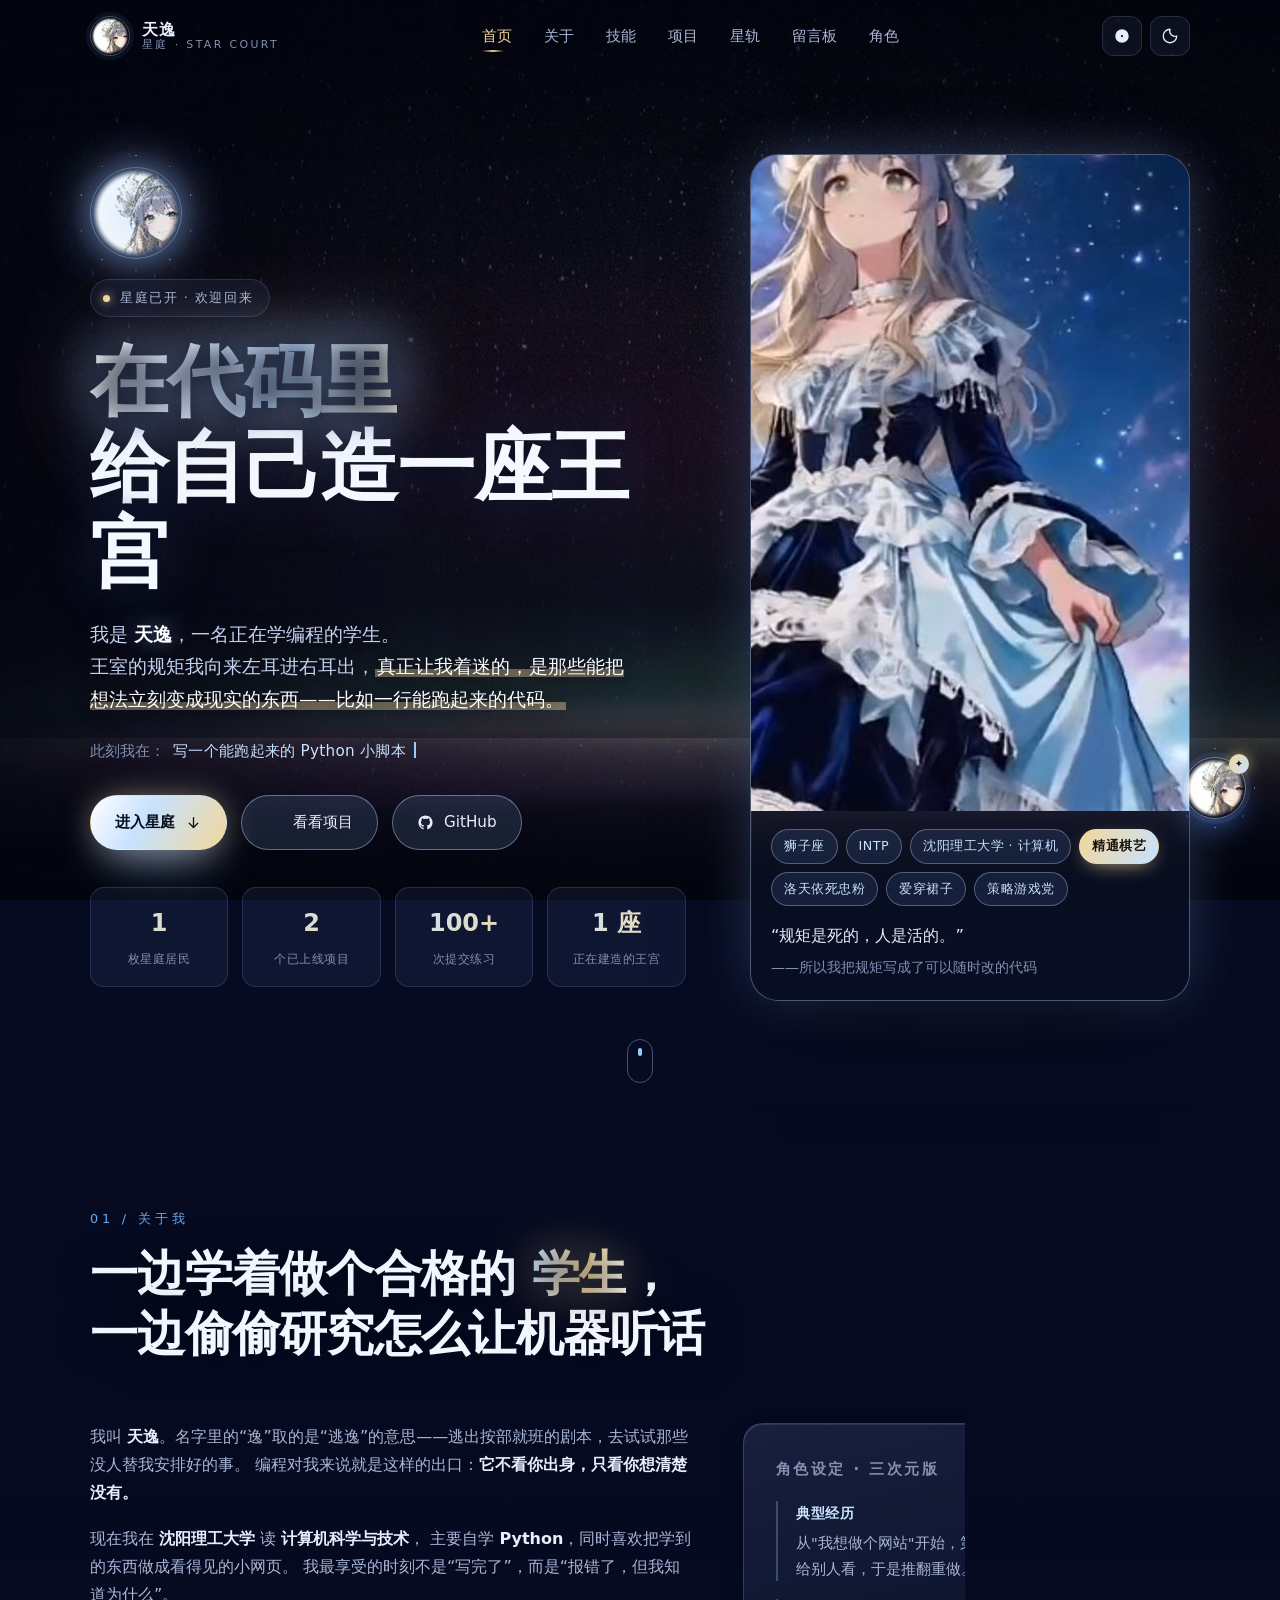
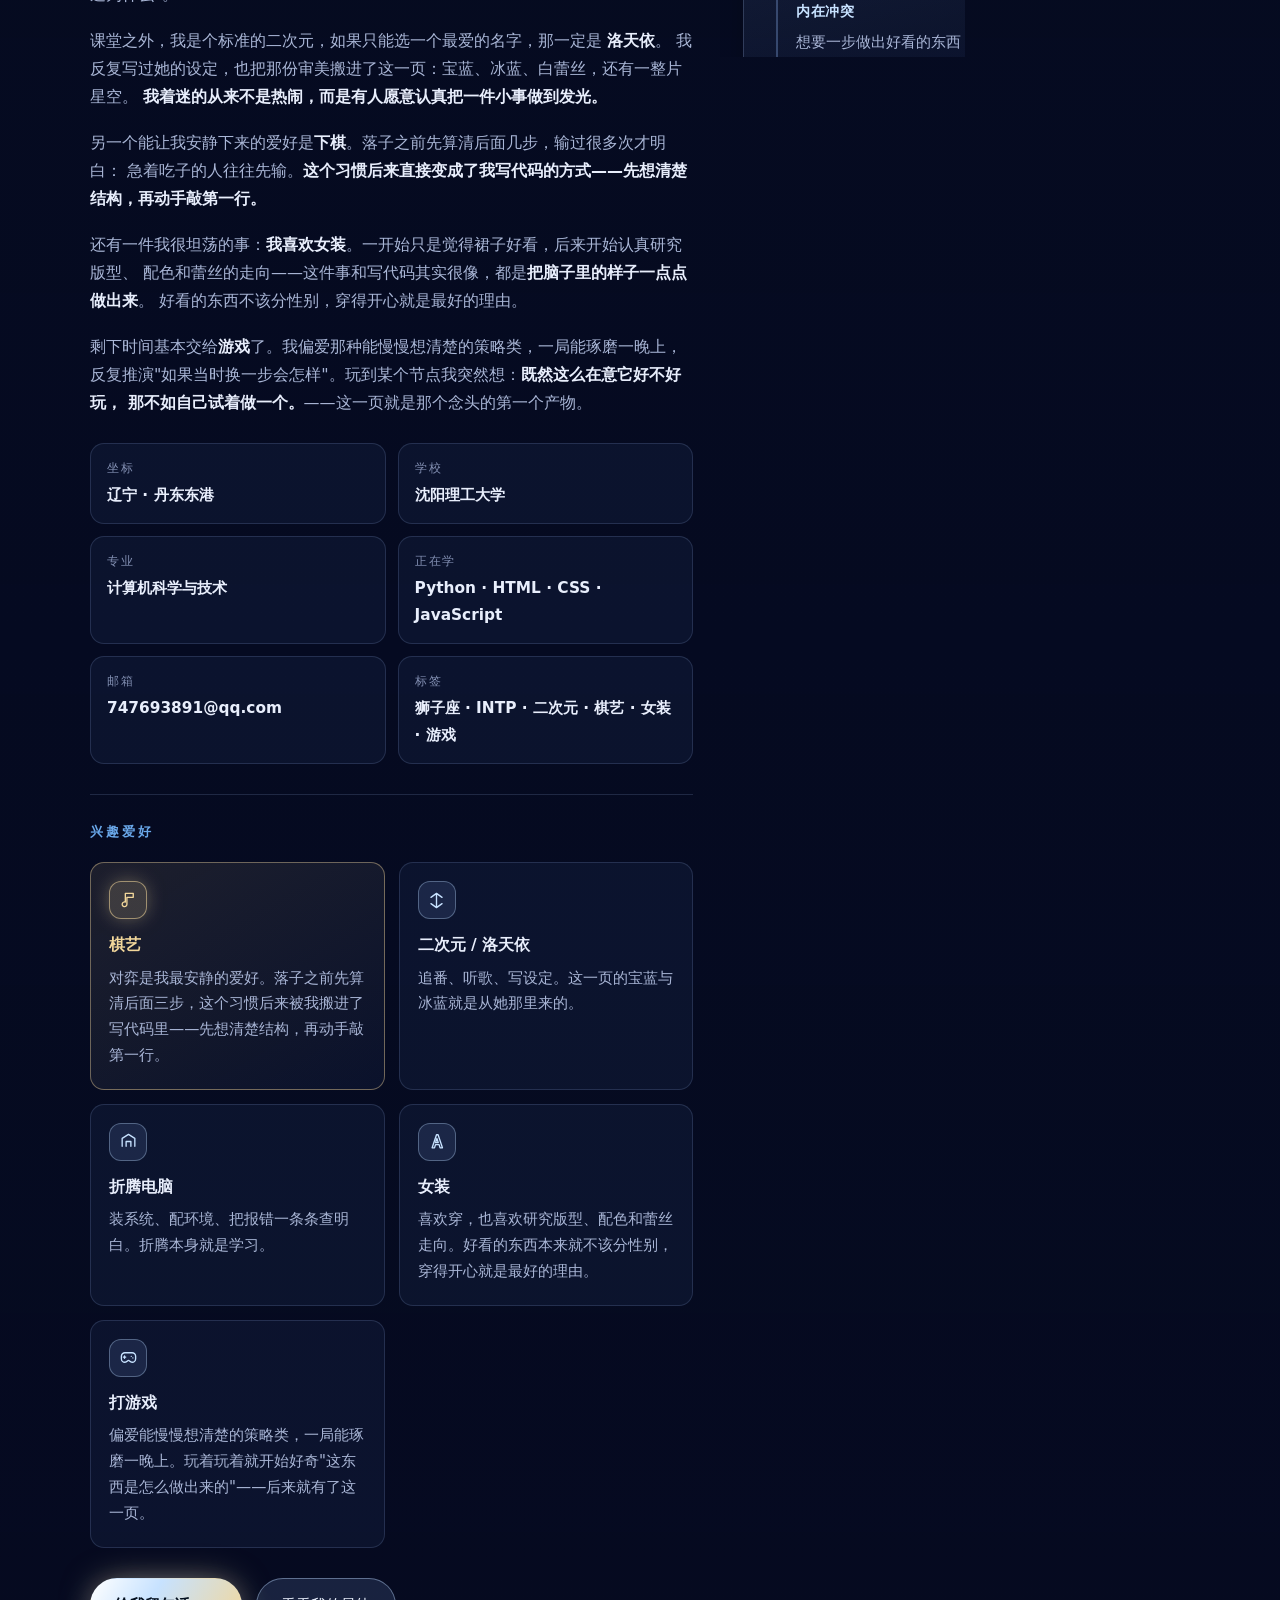
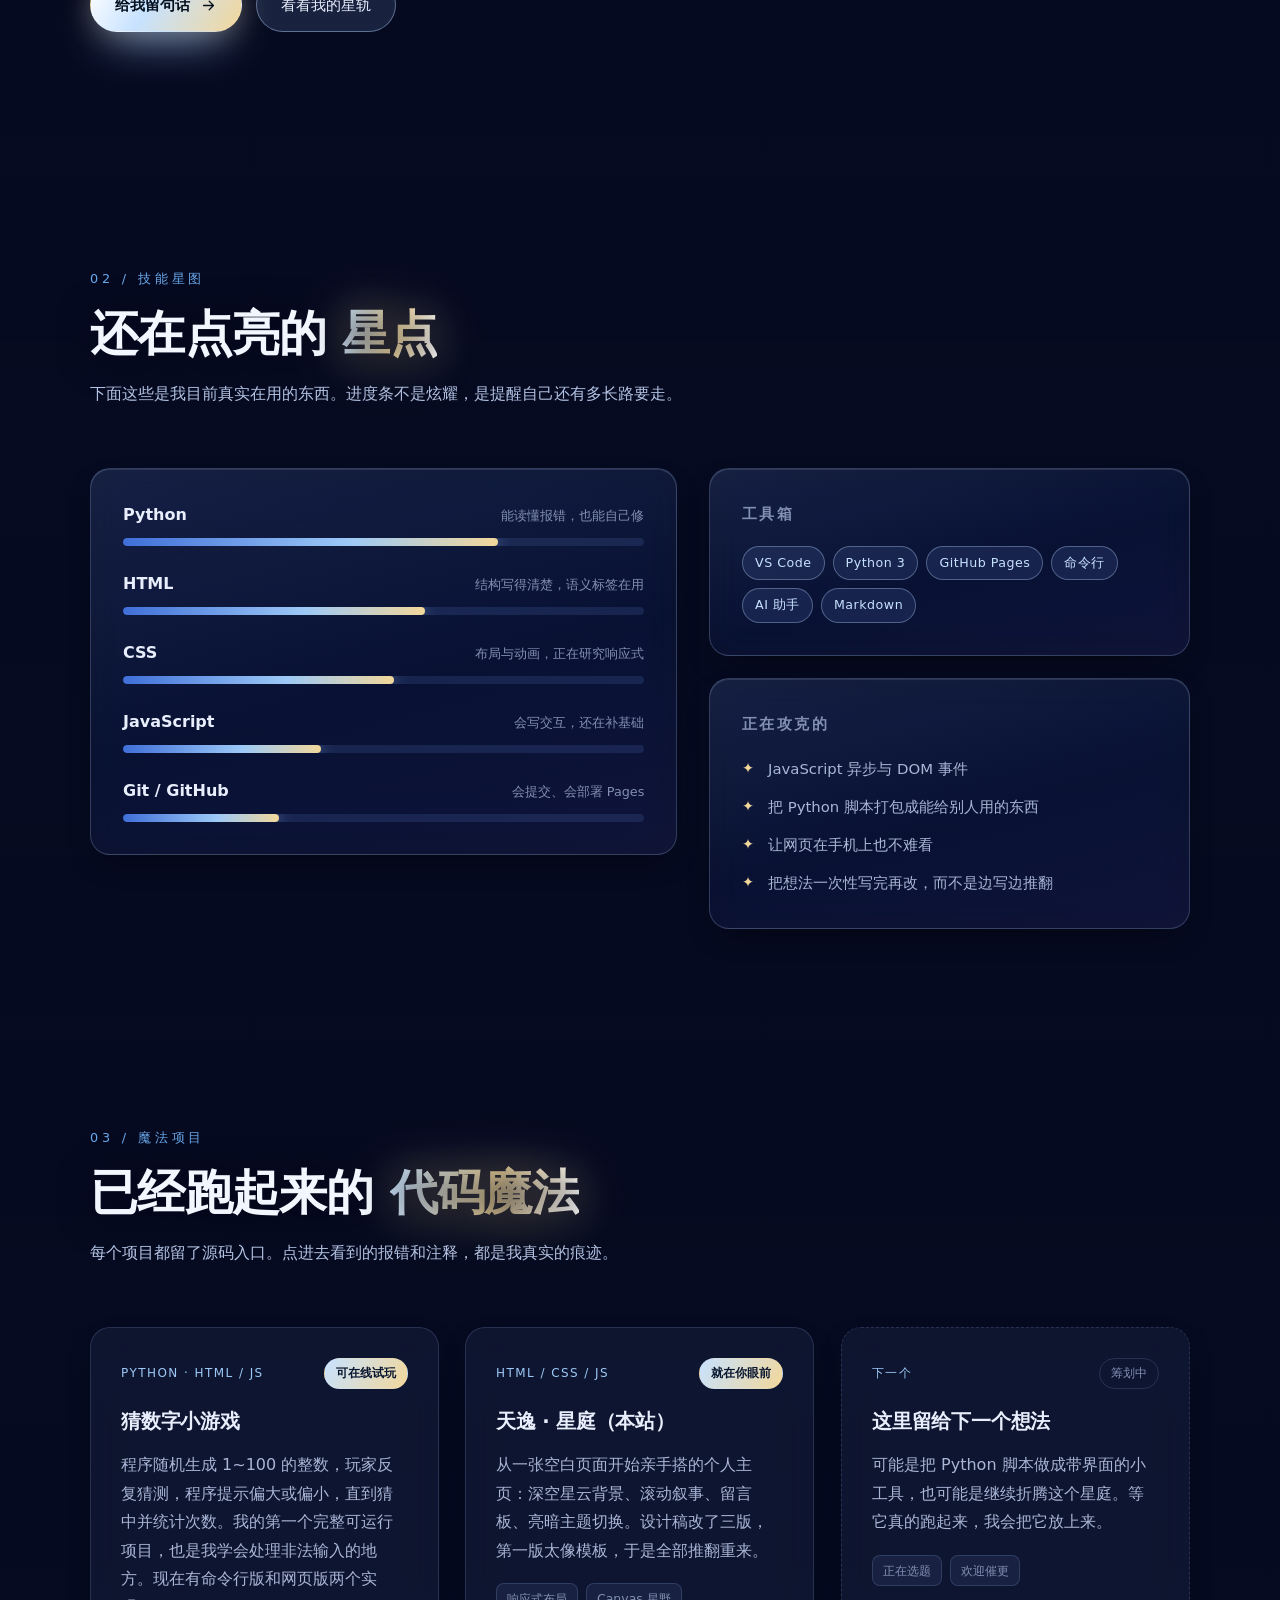
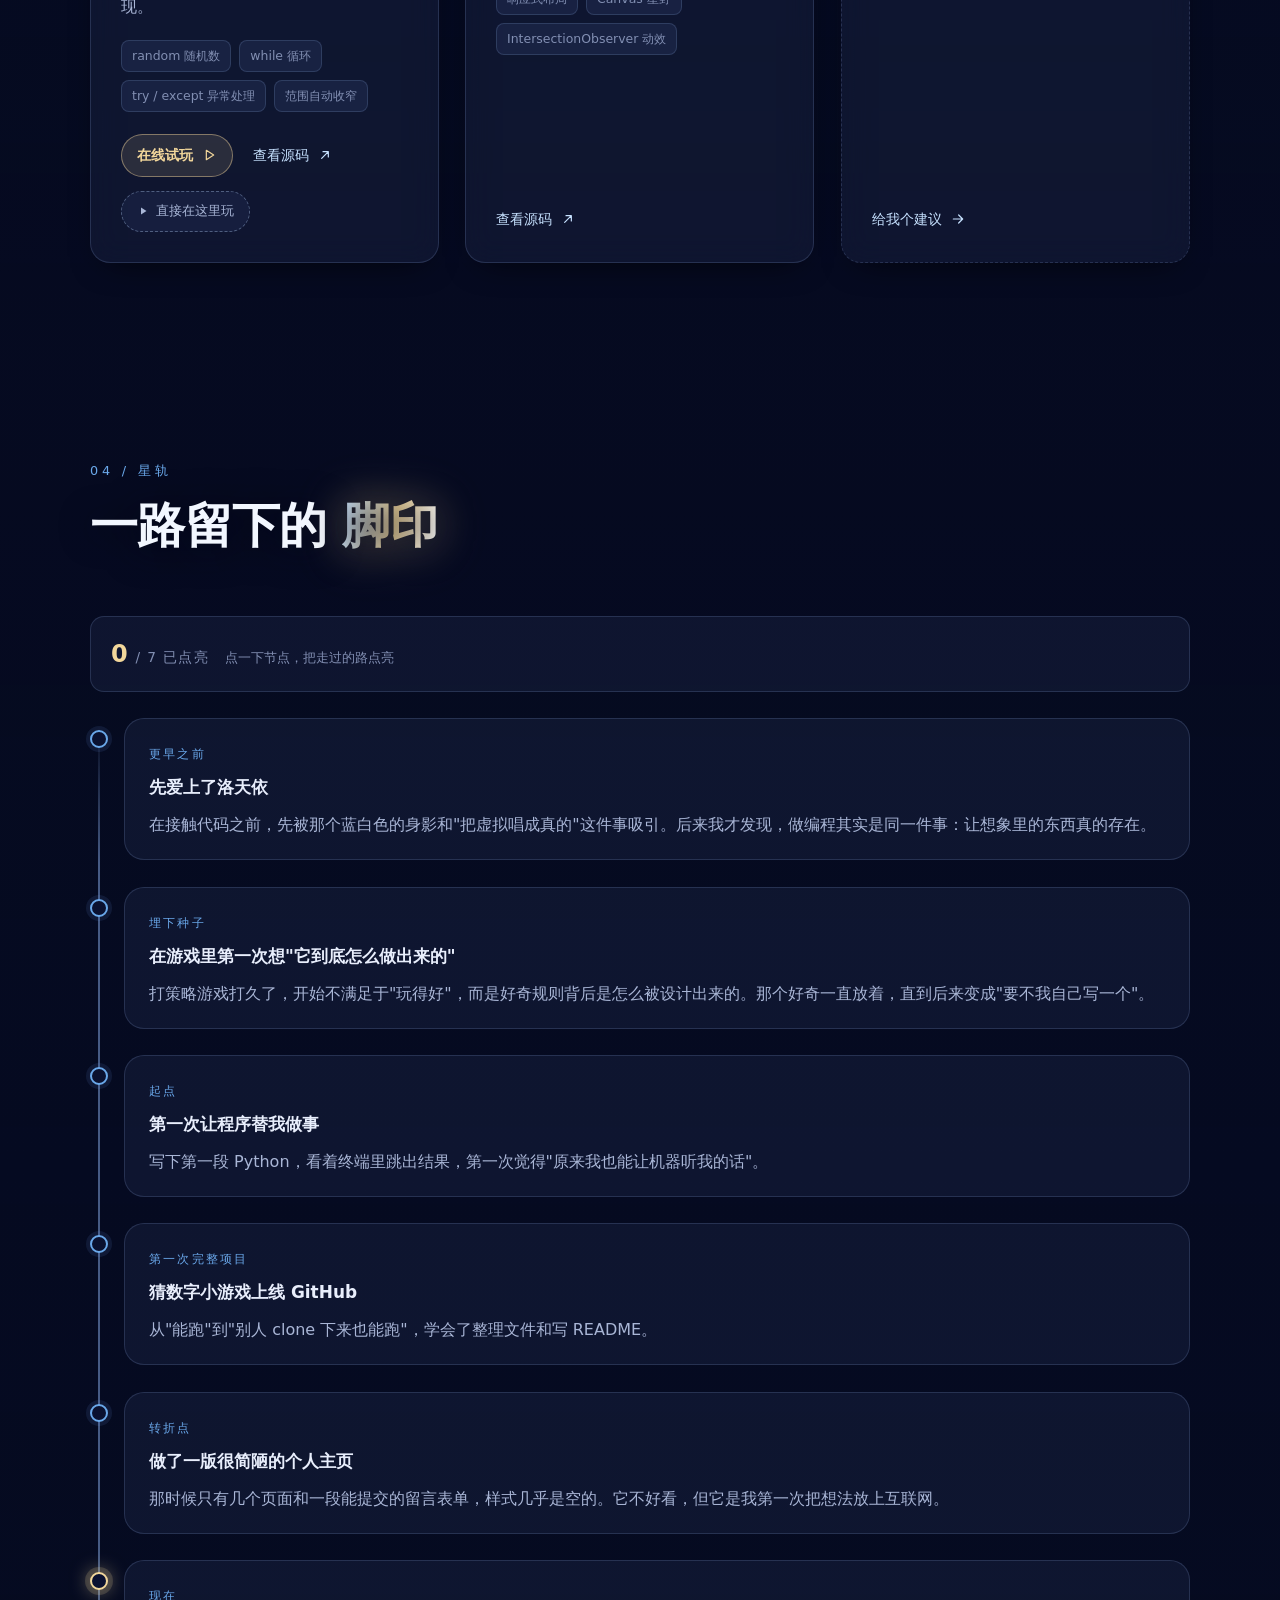
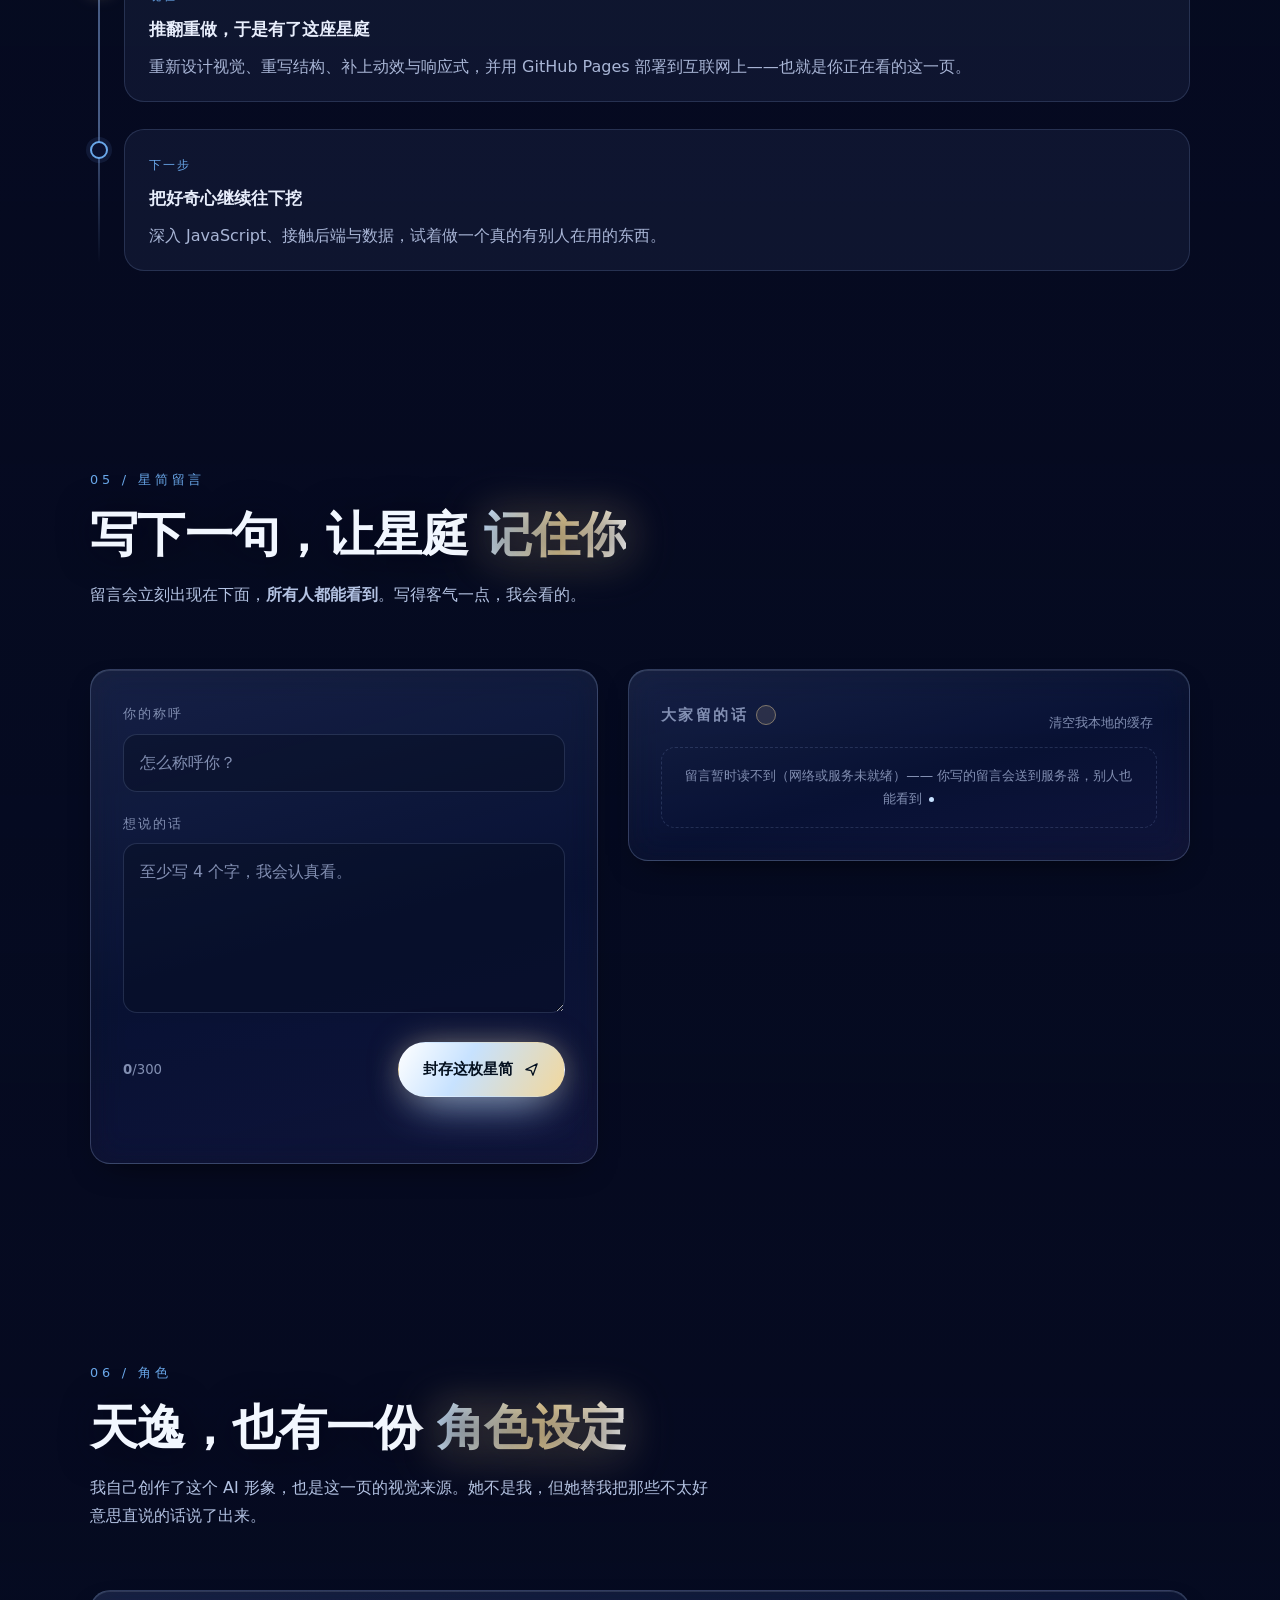
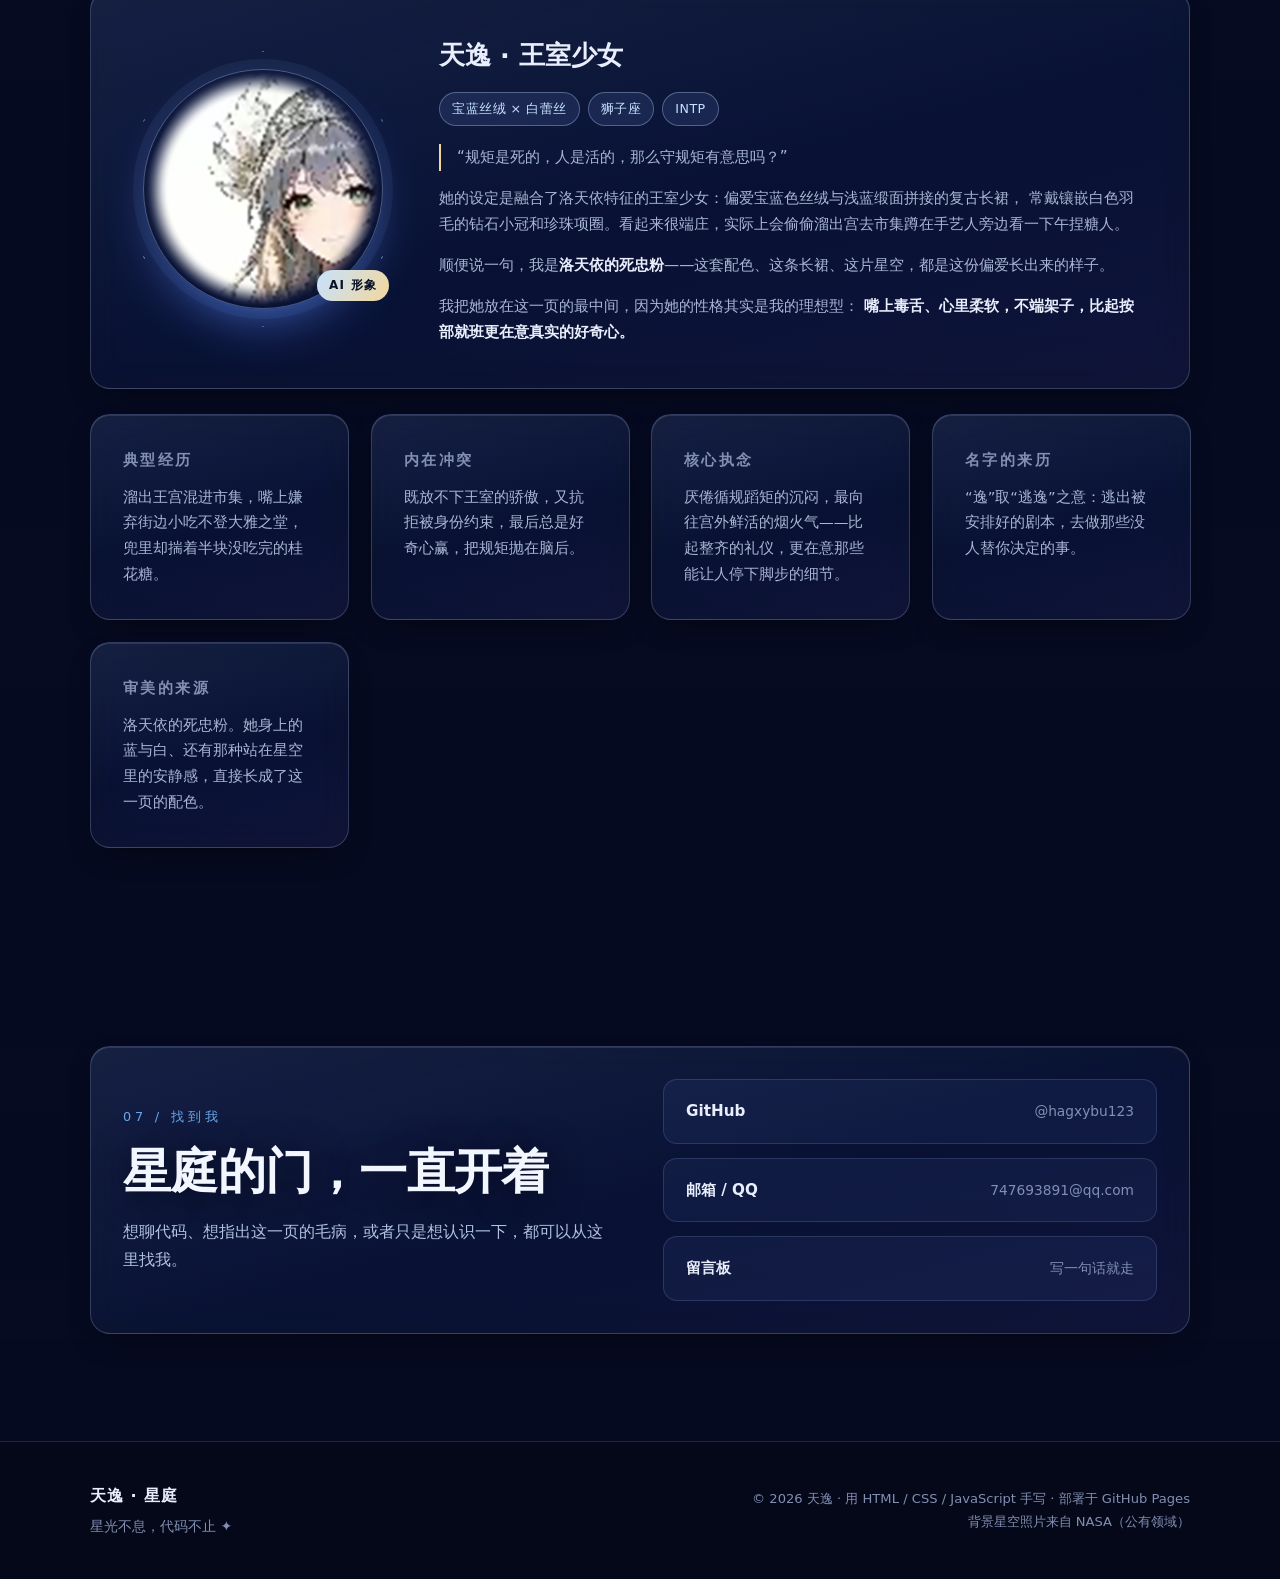
<file: index.html>
<!DOCTYPE html>
<html lang="zh-CN" data-theme="dark">
<head>
<meta charset="UTF-8">
<meta name="viewport" content="width=device-width, initial-scale=1, viewport-fit=cover">
<title>天逸 · 星庭 | 在代码里，给自己造一座王宫</title>
<meta name="description" content="天逸的个人星庭：一个把宝蓝丝绒和王室规矩都写进代码里的人。Python 学习者、网页爱好者，欢迎来到我的星庭。">
<meta name="author" content="天逸">
<meta name="theme-color" content="#070b1c">
<meta property="og:type" content="website">
<meta property="og:title" content="天逸 · 星庭">
<meta property="og:description" content="在代码里，给自己造一座王宫。">
<meta property="og:image" content="https://hagxybu123.github.io/assets/img/og-cover.jpg">
  <meta property="og:image:width" content="1200">
  <meta property="og:image:height" content="630">
  <meta property="og:image:type" content="image/jpeg">
  <meta property="og:image:alt" content="天逸 · 星庭 —— 在代码里，给自己造一座王宫">
<meta property="og:locale" content="zh_CN">
<meta name="twitter:card" content="summary_large_image">
<meta name="twitter:title" content="天逸 · 星庭">
<meta name="twitter:description" content="在代码里，给自己造一座王宫。">
<meta name="twitter:image" content="https://hagxybu123.github.io/assets/img/og-cover.jpg">
<link rel="icon" href="assets/img/avatar.png" type="image/png">
<link rel="apple-touch-icon" href="assets/img/avatar.png">
<link rel="preload" as="image" href="assets/img/hero.jpg" fetchpriority="high">
<link rel="stylesheet" href="assets/css/style.css?v=20261018d">
<noscript>
  <style>
    /* 脚本被禁用时，页面依然完整可读 */
    [data-reveal] { opacity: 1 !important; transform: none !important; animation: none !important; }
    #sky, .scroll-hint { display: none !important; }
  </style>
</noscript>
<script type="application/ld+json">
{
  "@context": "https://schema.org",
  "@type": "Person",
  "name": "天逸",
  "alternateName": "Tianyi",
  "description": "正在学编程的学生，用 Python 和网页做东西。",
  "url": "https://github.com/hagxybu123",
  "sameAs": ["https://github.com/hagxybu123"],
  "knowsAbout": ["Python", "HTML", "CSS", "JavaScript"]
}
</script>

  <!-- 首选 URL：告诉搜索引擎与聚合器"同一个页面只有一个正式地址" -->
  <link rel="canonical" href="https://hagxybu123.github.io/">
  <!-- og:url 与 og:site_name：社交平台生成预览卡时用它们判断归属 -->
  <meta property="og:url" content="https://hagxybu123.github.io/">
  <meta property="og:site_name" content="天逸 · 星庭">

</head>
<body>
<!-- 开场页：点击「进入星庭」后星云散开 -->
<div class="entry" id="entry" role="dialog" aria-modal="true" aria-label="进入星庭">
  <div class="entry-glow" aria-hidden="true"></div>
  <canvas class="entry-canvas" id="vortex" aria-hidden="true"></canvas>
  <div class="entry-inner">
    <span class="entry-ring" aria-hidden="true"></span>
    <img class="entry-avatar" src="assets/img/avatar.png" alt="天逸" width="256" height="256">
    <div class="entry-title" role="heading" aria-level="1">天逸 · 星庭</div>
    <p class="entry-sub">在代码里，给自己造一座王宫</p>
    <button class="btn btn-primary entry-btn" id="entryBtn" type="button">
      <span>进入星庭</span>
      <svg viewBox="0 0 24 24" aria-hidden="true"><path d="M9 11V5.5a1.5 1.5 0 0 1 3 0V11m0-1.5a1.5 1.5 0 0 1 3 0V11m0-.5a1.5 1.5 0 0 1 3 0V15a6 6 0 0 1-6 6h-1.2a5 5 0 0 1-3.9-1.9l-3-3.7a1.6 1.6 0 0 1 2.4-2.1L9 15.5V11Z"/></svg>
    </button>
    <p class="entry-hint">也可以直接点击页面任意位置 · 进站后可用鼠标在星空里拖动</p>
    <button class="entry-music" id="entryMusic" type="button" aria-pressed="false">
      <span class="em-icon" aria-hidden="true">♪</span>
      <span class="em-text">播放「只想守护你 ～理纱之歌～」</span>
    </button>
  </div>
</div>

<div class="grain" aria-hidden="true"></div>
<canvas id="sky" aria-hidden="true"></canvas>
<!-- CSS 星层与 DOM 星环：canvas 不可用时的保底实现（见 style.css 注释） -->
<div class="css-stars" id="cssStars" aria-hidden="true"></div>
<div class="css-rings" id="cssRings" aria-hidden="true"></div>
<div class="sparkles" aria-hidden="true">
  <span></span><span></span><span></span><span></span><span></span>
  <span></span><span></span><span></span><span></span><span></span>
  <span></span><span></span>
</div>
<div class="aurora" aria-hidden="true">
  <span class="aurora-blob b1"></span>
  <span class="aurora-blob b2"></span>
  <span class="aurora-blob b3"></span>
</div>
<div class="scroll-progress" aria-hidden="true"><span id="progressBar"></span></div>

<!-- 版本标记：固定在左下角，用来一眼确认当前打开的是哪一版。
     若看不到这个标记，说明浏览器加载的是缓存里的旧页面，而不是线上最新版。 -->
<div class="build-stamp" id="buildStamp">v9 · 2026-10-17</div>

<!-- 兜底：即使 main.js 完全没跑（被拦截/报错），也把版本写进标题，
     这样"是否加载到最新版"永远可以确认。main.js 跑起来后会覆写成更详细的状态。 -->
<script>
(function () { try { document.title = '天逸 · 星庭 [v9]'; } catch (e) {} })();
</script>

<a class="skip-link" href="#home">跳到主要内容</a>

<header class="site-header" id="siteHeader">
  <div class="wrap nav-wrap">
    <a class="brand" href="#home" aria-label="回到首页">
      <img src="assets/img/avatar.png" alt="天逸的头像" width="40" height="40">
      <span class="brand-text">
        <b>天逸</b>
        <i>星庭 · Star Court</i>
      </span>
    </a>

    <nav class="nav" id="nav" aria-label="主导航">
      <a href="#home" class="nav-link is-active">首页</a>
      <a href="#about" class="nav-link">关于</a>
      <a href="#skills" class="nav-link">技能</a>
      <a href="#works" class="nav-link">项目</a>
      <a href="#journey" class="nav-link">星轨</a>
      <a href="#guestbook" class="nav-link">留言板</a>
      <a href="#character" class="nav-link">角色</a>
    </nav>

    <div class="nav-tools">
      <button id="musicBtn" class="icon-btn music-btn" type="button" aria-label="播放背景音乐：只想守护你" aria-pressed="false" title="背景音乐：只想守护你 · 高见泽俊彦">
        <span class="disc" aria-hidden="true">
          <svg viewBox="0 0 24 24"><path d="M12 3a9 9 0 1 0 0 18 9 9 0 0 0 0-18Zm0 7.5A1.5 1.5 0 1 1 12 13.5 1.5 1.5 0 0 1 12 10.5Z"/></svg>
        </span>
        <span class="bar" aria-hidden="true"><i></i><i></i><i></i></span>
      </button>
      <button id="themeBtn" class="icon-btn" type="button" aria-label="切换亮色 / 暗色主题" title="切换主题">
        <svg viewBox="0 0 24 24" aria-hidden="true"><path d="M12 3a9 9 0 1 0 9 9 7 7 0 0 1-9-9Z"/></svg>
      </button>
      <button id="menuBtn" class="icon-btn menu-btn" type="button" aria-label="打开菜单" aria-expanded="false" aria-controls="nav">
        <svg viewBox="0 0 24 24" aria-hidden="true"><path d="M4 7h16M4 12h16M4 17h16"/></svg>
      </button>
    </div>
  </div>

  <!-- 背景音乐：音频文件位于 assets/audio/hero.mp3
       曲目：只想守护你 ～理纱之歌～（君だけを守りたい ～リーサの歌～）
       注：文件扩展名虽是 flac，实际编码为 MP3（ID3 头），已按真实格式改名。 -->
  <audio id="bgm" loop preload="none">
    <source src="assets/audio/hero.mp3" type="audio/mpeg">
  </audio>
  <p class="now-playing" id="nowPlaying" aria-live="polite" hidden>
    <span class="np-note" aria-hidden="true">♪</span>
    <b>只想守护你 ～理纱之歌～</b><span class="np-sub">日本群星</span>
  </p>
</header>

<main id="main">

  <!-- ============================== HERO ============================== -->
  <section class="hero" id="home">
    <div class="hero-media" aria-hidden="true">
      <img src="assets/img/hero.jpg" alt="" width="997" height="722" fetchpriority="high" decoding="async" aria-hidden="true">
      <div class="hero-veil"></div>
    </div>

    <div class="wrap hero-inner">
      <div class="hero-copy">
        <div class="hero-badge" data-reveal>
          <span class="hero-badge-ring" aria-hidden="true"></span>
          <img src="assets/img/avatar.png" alt="天逸" width="256" height="256">
        </div>
        <p class="eyebrow" data-reveal>
          <span class="dot"></span> 星庭已开 · 欢迎回来
        </p>
        <h1 class="hero-title" data-reveal>
          <span class="grad">在代码里</span><br>
          给自己造一座王宫
        </h1>
        <p class="hero-sub" data-reveal>
          我是 <b>天逸</b>，一名正在学编程的学生。<br>
          王室的规矩我向来左耳进右耳出，<span class="mark">真正让我着迷的，是那些能把想法立刻变成现实的东西——比如一行能跑起来的代码。</span>
        </p>

        <p class="typing" data-reveal>
          <span class="typing-label">此刻我在：</span>
          <span id="typed" class="typed"></span><span class="caret" aria-hidden="true"></span>
        </p>

        <div class="hero-actions" data-reveal>
          <a class="btn btn-primary btn-enter" href="#about" id="enterBtn">
            <span>进入星庭</span>
            <svg viewBox="0 0 24 24" aria-hidden="true"><path d="M12 5v14M6 13l6 6 6-6"/></svg>
          </a>
          <a class="btn btn-ghost" href="#works">
            <svg viewBox="0 0 24 24" aria-hidden="true"><path d="M4 6h16M4 12h16M4 18h10"/></svg>
            <span>看看项目</span>
          </a>
          <a class="btn btn-ghost" href="https://github.com/hagxybu123" target="_blank" rel="noopener">
            <svg viewBox="0 0 24 24" aria-hidden="true"><path d="M12 2a10 10 0 0 0-3.16 19.49c.5.09.68-.22.68-.48v-1.7c-2.78.6-3.37-1.34-3.37-1.34-.45-1.16-1.11-1.47-1.11-1.47-.91-.62.07-.61.07-.61 1 .07 1.53 1.03 1.53 1.03.9 1.53 2.36 1.09 2.93.83.09-.65.35-1.09.63-1.34-2.22-.25-4.56-1.11-4.56-4.94 0-1.09.39-1.98 1.03-2.68-.1-.25-.45-1.27.1-2.65 0 0 .84-.27 2.75 1.02a9.5 9.5 0 0 1 5 0c1.91-1.29 2.75-1.02 2.75-1.02.55 1.38.2 2.4.1 2.65.64.7 1.03 1.59 1.03 2.68 0 3.84-2.34 4.69-4.57 4.94.36.31.68.92.68 1.85v2.74c0 .27.18.58.69.48A10 10 0 0 0 12 2Z"/></svg>
            <span>GitHub</span>
          </a>
        </div>

        <ul class="hero-stats" data-reveal>
          <li><b data-count="1">0</b><span>枚星庭居民</span></li>
          <li><b data-count="2">0</b><span>个已上线项目</span></li>
          <li><b data-count="100" data-suffix="+">0</b><span>次提交练习</span></li>
          <li><b data-count="1" data-suffix=" 座">0</b><span>正在建造的王宫</span></li>
        </ul>
      </div>

      <div class="hero-card" data-reveal data-tilt>
        <div class="card-glow" aria-hidden="true"></div>
        <img class="portrait" src="assets/img/portrait.jpg" alt="天逸的角色形象：宝蓝丝绒长裙与白色蕾丝的王室少女" width="541" height="656" loading="lazy" decoding="async">
        <div class="hero-card-body">
          <div class="chip-row">
            <span class="chip">狮子座</span>
            <span class="chip">INTP</span>
            <span class="chip">沈阳理工大学 · 计算机</span>
            <span class="chip gold-chip">精通棋艺</span>
            <span class="chip">洛天依死忠粉</span>
            <span class="chip">爱穿裙子</span>
            <span class="chip">策略游戏党</span>
          </div>
          <p class="quote">“规矩是死的，人是活的。”</p>
          <p class="quote-note">——所以我把规矩写成了可以随时改的代码</p>
        </div>
      </div>
    </div>

    <a class="scroll-hint" href="#about" aria-label="向下浏览">
      <span></span>
    </a>
  </section>

  <!-- ============================== ABOUT ============================== -->
  <section class="section" id="about">
    <div class="wrap">
      <header class="section-head" data-reveal>
        <p class="kicker">01 / 关于我</p>
        <h2 class="section-title">一边学着做个合格的 <em>学生</em>，<br>一边偷偷研究怎么让机器听话</h2>
      </header>

      <div class="about-grid">
        <div class="about-text" data-reveal>
          <p>
            我叫 <b>天逸</b>。名字里的“逸”取的是“逃逸”的意思——逃出按部就班的剧本，去试试那些没人替我安排好的事。
            编程对我来说就是这样的出口：<b>它不看你出身，只看你想清楚没有。</b>
          </p>
          <p>
            现在我在 <b>沈阳理工大学</b> 读 <b>计算机科学与技术</b>，
            主要自学 <b>Python</b>，同时喜欢把学到的东西做成看得见的小网页。
            我最享受的时刻不是“写完了”，而是“报错了，但我知道为什么”。
          </p>
          <p>
            课堂之外，我是个标准的二次元，如果只能选一个最爱的名字，那一定是 <b>洛天依</b>。
            我反复写过她的设定，也把那份审美搬进了这一页：宝蓝、冰蓝、白蕾丝，还有一整片星空。
            <b>我着迷的从来不是热闹，而是有人愿意认真把一件小事做到发光。</b>
          </p>
          <p>
            另一个能让我安静下来的爱好是<b>下棋</b>。落子之前先算清后面几步，输过很多次才明白：
            急着吃子的人往往先输。<b>这个习惯后来直接变成了我写代码的方式——先想清楚结构，再动手敲第一行。</b>
          </p>
          <p>
            还有一件我很坦荡的事：<b>我喜欢女装</b>。一开始只是觉得裙子好看，后来开始认真研究版型、
            配色和蕾丝的走向——这件事和写代码其实很像，都是<b>把脑子里的样子一点点做出来</b>。
            好看的东西不该分性别，穿得开心就是最好的理由。
          </p>
          <p>
            剩下时间基本交给<b>游戏</b>了。我偏爱那种能慢慢想清楚的策略类，一局能琢磨一晚上，
            反复推演"如果当时换一步会怎样"。玩到某个节点我突然想：<b>既然这么在意它好不好玩，
            那不如自己试着做一个。</b>——这一页就是那个念头的第一个产物。
          </p>

          <div class="info-list">
            <div class="info-item"><span>坐标</span><b>辽宁 · 丹东东港</b></div>
            <div class="info-item"><span>学校</span><b>沈阳理工大学</b></div>
            <div class="info-item"><span>专业</span><b>计算机科学与技术</b></div>
            <div class="info-item"><span>正在学</span><b>Python · HTML · CSS · JavaScript</b></div>
            <div class="info-item"><span>邮箱</span><b>747693891@qq.com</b></div>
            <div class="info-item"><span>标签</span><b>狮子座 · INTP · 二次元 · 棋艺 · 女装 · 游戏</b></div>
          </div>

          <div class="hobby-block">
            <h3 class="hobby-title">兴趣爱好</h3>
            <div class="hobby-grid">
              <div class="hobby-card is-star">
                <span class="hobby-icon" aria-hidden="true">
                  <svg viewBox="0 0 24 24"><path d="M8 3v11a3 3 0 1 0 2 2.83V8h8V3H8Z"/></svg>
                </span>
                <b>棋艺</b>
                <p>对弈是我最安静的爱好。落子之前先算清后面三步，这个习惯后来被我搬进了写代码里——先想清楚结构，再动手敲第一行。</p>
              </div>
              <div class="hobby-card">
                <span class="hobby-icon" aria-hidden="true">
                  <svg viewBox="0 0 24 24"><path d="M12 3v18M5 8l7-5 7 5M5 16l7 5 7-5"/></svg>
                </span>
                <b>二次元 / 洛天依</b>
                <p>追番、听歌、写设定。这一页的宝蓝与冰蓝就是从她那里来的。</p>
              </div>
              <div class="hobby-card">
                <span class="hobby-icon" aria-hidden="true">
                  <svg viewBox="0 0 24 24"><path d="M4 18V8l8-5 8 5v10M9 18v-6h6v6"/></svg>
                </span>
                <b>折腾电脑</b>
                <p>装系统、配环境、把报错一条条查明白。折腾本身就是学习。</p>
              </div>
              <div class="hobby-card">
                <span class="hobby-icon" aria-hidden="true">
                  <svg viewBox="0 0 24 24"><path d="M12 3.5 6.5 20h3l1.2-4h4.6l1.2 4h3L14 3.5h-2Zm.5 4.6 1.7 5.4h-3.4l1.7-5.4Z"/></svg>
                </span>
                <b>女装</b>
                <p>喜欢穿，也喜欢研究版型、配色和蕾丝走向。好看的东西本来就不该分性别，穿得开心就是最好的理由。</p>
              </div>
              <div class="hobby-card">
                <span class="hobby-icon" aria-hidden="true">
                  <svg viewBox="0 0 24 24"><path d="M7.5 6h9A4.5 4.5 0 0 1 21 10.5v3A4.5 4.5 0 0 1 16.5 18c-1.6 0-2.4-.8-3.2-1.6-.4-.4-.8-.7-1.3-.7s-.9.3-1.3.7C9.9 17.2 9.1 18 7.5 18A4.5 4.5 0 0 1 3 13.5v-3A4.5 4.5 0 0 1 7.5 6Z"/><path d="M7 10v3M5.5 11.5h3M15.5 10.5h.01M17.5 12.5h.01"/></svg>
                </span>
                <b>打游戏</b>
                <p>偏爱能慢慢想清楚的策略类，一局能琢磨一晚上。玩着玩着就开始好奇"这东西是怎么做出来的"——后来就有了这一页。</p>
              </div>
            </div>
          </div>

          <div class="hero-actions">
            <a class="btn btn-primary" href="#guestbook">
              <span>给我留句话</span>
              <svg viewBox="0 0 24 24" aria-hidden="true"><path d="M5 12h14M13 6l6 6-6 6"/></svg>
            </a>
            <a class="btn btn-ghost" href="#journey"><span>看看我的星轨</span></a>
          </div>
        </div>

        <aside class="about-aside" data-reveal>
          <div class="panel">
            <h3 class="panel-title">角色设定 · 三次元版</h3>
            <ul class="trait-list">
              <li>
                <b>典型经历</b>
                <p>从"我想做个网站"开始，第一版简陋到自己都不好意思给别人看，于是推翻重做。</p>
              </li>
              <li>
                <b>内在冲突</b>
                <p>想要一步做出好看的东西，又清楚只能从打印一行 <code>print("hello")</code> 开始。</p>
              </li>
              <li>
                <b>性格特质</b>
                <p>对未知的好奇心过剩，说话有点毒舌，实际会把每个报错都截图存下来复盘。</p>
              </li>
              <li>
                <b>核心执念</b>
                <p>比起漂亮话，更在意"这个东西真的能跑起来吗"。</p>
              </li>
            </ul>
          </div>
        </aside>
      </div>
    </div>
  </section>

  <!-- ============================== SKILLS ============================== -->
  <section class="section" id="skills">
    <div class="wrap">
      <header class="section-head" data-reveal>
        <p class="kicker">02 / 技能星图</p>
        <h2 class="section-title">还在点亮的 <em>星点</em></h2>
        <p class="section-lead">下面这些是我目前真实在用的东西。进度条不是炫耀，是提醒自己还有多长路要走。</p>
      </header>

      <div class="skill-grid">
        <div class="panel skill-panel" data-reveal>
          <div class="skill" data-level="72">
            <div class="skill-top"><b>Python</b><span>能读懂报错，也能自己修</span></div>
            <div class="bar"><i></i></div>
          </div>
          <div class="skill" data-level="58">
            <div class="skill-top"><b>HTML</b><span>结构写得清楚，语义标签在用</span></div>
            <div class="bar"><i></i></div>
          </div>
          <div class="skill" data-level="52">
            <div class="skill-top"><b>CSS</b><span>布局与动画，正在研究响应式</span></div>
            <div class="bar"><i></i></div>
          </div>
          <div class="skill" data-level="38">
            <div class="skill-top"><b>JavaScript</b><span>会写交互，还在补基础</span></div>
            <div class="bar"><i></i></div>
          </div>
          <div class="skill" data-level="30">
            <div class="skill-top"><b>Git / GitHub</b><span>会提交、会部署 Pages</span></div>
            <div class="bar"><i></i></div>
          </div>
        </div>

        <div class="tool-grid">
          <div class="panel tool-card" data-reveal>
            <h3 class="panel-title">工具箱</h3>
            <div class="chip-row">
              <span class="chip">VS Code</span>
              <span class="chip">Python 3</span>
              <span class="chip">GitHub Pages</span>
              <span class="chip">命令行</span>
              <span class="chip">AI 助手</span>
              <span class="chip">Markdown</span>
            </div>
          </div>
          <div class="panel tool-card" data-reveal>
            <h3 class="panel-title">正在攻克的</h3>
            <ul class="check-list">
              <li>JavaScript 异步与 DOM 事件</li>
              <li>把 Python 脚本打包成能给别人用的东西</li>
              <li>让网页在手机上也不难看</li>
              <li>把想法一次性写完再改，而不是边写边推翻</li>
            </ul>
          </div>
        </div>
      </div>
    </div>
  </section>

  <!-- ============================== WORKS ============================== -->
  <section class="section" id="works">
    <div class="wrap">
      <header class="section-head" data-reveal>
        <p class="kicker">03 / 魔法项目</p>
        <h2 class="section-title">已经跑起来的 <em>代码魔法</em></h2>
        <p class="section-lead">每个项目都留了源码入口。点进去看到的报错和注释，都是我真实的痕迹。</p>
      </header>

      <div class="work-grid">
        <article class="work-card" data-reveal>
          <div class="work-top">
            <span class="work-tag">Python · HTML / JS</span>
            <span class="work-status live">可在线试玩</span>
          </div>
          <h3>猜数字小游戏</h3>
          <p>程序随机生成 1~100 的整数，玩家反复猜测，程序提示偏大或偏小，直到猜中并统计次数。我的第一个完整可运行项目，也是我学会处理非法输入的地方。现在有命令行版和网页版两个实现。</p>
          <ul class="work-meta">
            <li>random 随机数</li>
            <li>while 循环</li>
            <li>try / except 异常处理</li>
            <li>范围自动收窄</li>
          </ul>
          <div class="work-links">
            <a class="work-link is-primary" href="https://hagxybu123.github.io/guess-number-game/" target="_blank" rel="noopener">
              在线试玩
              <svg viewBox="0 0 24 24" aria-hidden="true"><path d="M8 5v14l11-7L8 5Z"/></svg>
            </a>
            <a class="work-link" href="https://github.com/hagxybu123/guess-number-game" target="_blank" rel="noopener">
              查看源码
              <svg viewBox="0 0 24 24" aria-hidden="true"><path d="M7 17 17 7M9 7h8v8"/></svg>
            </a>
          </div>
        
          <!-- 内联试玩：点击后才加载 iframe，完全隔离，不影响主页性能与样式 -->
          <div class="inline-play">
            <button class="inline-play-toggle" type="button" aria-expanded="false" aria-controls="gameFrameWrap">
              <svg viewBox="0 0 24 24" aria-hidden="true"><path d="M8 5v14l11-7L8 5Z"/></svg>
              直接在这里玩
            </button>
            <div class="inline-play-frame" id="gameFrameWrap" hidden>
              <iframe id="gameFrame" title="猜数字小游戏" loading="lazy"
                      referrerpolicy="no-referrer" data-src="https://hagxybu123.github.io/guess-number-game/"></iframe>
            </div>
          </div>
        </article>

        <article class="work-card" data-reveal>
          <div class="work-top">
            <span class="work-tag">HTML / CSS / JS</span>
            <span class="work-status live">就在你眼前</span>
          </div>
          <h3>天逸 · 星庭（本站）</h3>
          <p>从一张空白页面开始亲手搭的个人主页：深空星云背景、滚动叙事、留言板、亮暗主题切换。设计稿改了三版，第一版太像模板，于是全部推翻重来。</p>
          <ul class="work-meta">
            <li>响应式布局</li>
            <li>Canvas 星野</li>
            <li>IntersectionObserver 动效</li>
          </ul>
          <a class="work-link" href="https://github.com/hagxybu123" target="_blank" rel="noopener">
            查看源码
            <svg viewBox="0 0 24 24" aria-hidden="true"><path d="M7 17 17 7M9 7h8v8"/></svg>
          </a>
        </article>

        <article class="work-card is-ghost" data-reveal>
          <div class="work-top">
            <span class="work-tag">下一个</span>
            <span class="work-status">筹划中</span>
          </div>
          <h3>这里留给下一个想法</h3>
          <p>可能是把 Python 脚本做成带界面的小工具，也可能是继续折腾这个星庭。等它真的跑起来，我会把它放上来。</p>
          <ul class="work-meta">
            <li>正在选题</li>
            <li>欢迎催更</li>
          </ul>
          <a class="work-link" href="#guestbook">给我个建议
            <svg viewBox="0 0 24 24" aria-hidden="true"><path d="M5 12h14M13 6l6 6-6 6"/></svg>
          </a>
        </article>
      </div>
    </div>
  </section>

  <!-- ============================== JOURNEY ============================== -->
  <section class="section" id="journey">
    <div class="wrap">
      <header class="section-head" data-reveal>
        <p class="kicker">04 / 星轨</p>
        <h2 class="section-title">一路留下的 <em>脚印</em></h2>
      </header>

      <div class="tl-meter" data-reveal>
          <p class="tl-meter-num"><b id="tlCount">0</b><span> / <span id="tlTotal">7</span> 已点亮</span></p>
          <p class="tl-meter-hint" id="tlHint">点一下节点，把走过的路点亮</p>
          <button class="text-btn tl-meter-reset" id="tlReset" type="button">全部熄灭</button>
        </div>

        <ol class="timeline" id="timeline">
        <li class="tl-item" data-reveal tabindex="0" role="button" aria-pressed="false">
          <span class="tl-dot" aria-hidden="true"></span>
          <div class="tl-card">
            <span class="tl-time">更早之前</span>
            <h3>先爱上了洛天依</h3>
            <p>在接触代码之前，先被那个蓝白色的身影和"把虚拟唱成真的"这件事吸引。后来我才发现，做编程其实是同一件事：让想象里的东西真的存在。</p>
          </div>
        </li>
        <li class="tl-item" data-reveal tabindex="0" role="button" aria-pressed="false">
          <span class="tl-dot" aria-hidden="true"></span>
          <div class="tl-card">
            <span class="tl-time">埋下种子</span>
            <h3>在游戏里第一次想"它到底怎么做出来的"</h3>
            <p>打策略游戏打久了，开始不满足于"玩得好"，而是好奇规则背后是怎么被设计出来的。那个好奇一直放着，直到后来变成"要不我自己写一个"。</p>
          </div>
        </li>
        <li class="tl-item" data-reveal tabindex="0" role="button" aria-pressed="false">
          <span class="tl-dot" aria-hidden="true"></span>
          <div class="tl-card">
            <span class="tl-time">起点</span>
            <h3>第一次让程序替我做事</h3>
            <p>写下第一段 Python，看着终端里跳出结果，第一次觉得"原来我也能让机器听我的话"。</p>
          </div>
        </li>
        <li class="tl-item" data-reveal tabindex="0" role="button" aria-pressed="false">
          <span class="tl-dot" aria-hidden="true"></span>
          <div class="tl-card">
            <span class="tl-time">第一次完整项目</span>
            <h3>猜数字小游戏上线 GitHub</h3>
            <p>从"能跑"到"别人 clone 下来也能跑"，学会了整理文件和写 README。</p>
          </div>
        </li>
        <li class="tl-item" data-reveal tabindex="0" role="button" aria-pressed="false">
          <span class="tl-dot" aria-hidden="true"></span>
          <div class="tl-card">
            <span class="tl-time">转折点</span>
            <h3>做了一版很简陋的个人主页</h3>
            <p>那时候只有几个页面和一段能提交的留言表单，样式几乎是空的。它不好看，但它是我第一次把想法放上互联网。</p>
          </div>
        </li>
        <li class="tl-item is-now" data-reveal tabindex="0" role="button" aria-pressed="false">
          <span class="tl-dot" aria-hidden="true"></span>
          <div class="tl-card">
            <span class="tl-time">现在</span>
            <h3>推翻重做，于是有了这座星庭</h3>
            <p>重新设计视觉、重写结构、补上动效与响应式，并用 GitHub Pages 部署到互联网上——也就是你正在看的这一页。</p>
          </div>
        </li>
        <li class="tl-item" data-reveal tabindex="0" role="button" aria-pressed="false">
          <span class="tl-dot" aria-hidden="true"></span>
          <div class="tl-card">
            <span class="tl-time">下一步</span>
            <h3>把好奇心继续往下挖</h3>
            <p>深入 JavaScript、接触后端与数据，试着做一个真的有别人在用的东西。</p>
          </div>
        </li>
      </ol>
    </div>
  </section>

  <!-- ============================== GUESTBOOK ============================== -->
  <section class="section section-guestbook" id="guestbook">
    <div class="wrap">
      <header class="section-head" data-reveal>
        <p class="kicker">05 / 星简留言</p>
        <h2 class="section-title">写下一句，让星庭 <em>记住你</em></h2>
        <p class="section-lead">留言会立刻出现在下面，<strong>所有人都能看到</strong>。写得客气一点，我会看的。</p>
      </header>

      <div class="guest-grid">
        <form class="panel guest-form" id="msgForm" novalidate data-reveal>
          <label for="gName">你的称呼</label>
          <input id="gName" name="name" type="text" maxlength="20" placeholder="怎么称呼你？" autocomplete="name" required>

          <label for="gMsg">想说的话</label>
          <textarea id="gMsg" name="message" rows="5" maxlength="300" placeholder="至少写 4 个字，我会认真看。" required></textarea>

          <div class="form-foot">
            <span class="counter"><b id="counter">0</b>/300</span>
            <button class="btn btn-primary" type="submit">
              <span>封存这枚星简</span>
              <svg viewBox="0 0 24 24" aria-hidden="true"><path d="M4 12l16-8-6 16-2.5-6.5L4 12Z"/></svg>
            </button>
          </div>
          <p class="form-tip" id="formTip" role="status" aria-live="polite"></p>
        </form>

        <div class="panel guest-list-panel" data-reveal>
          <div class="guest-list-head">
            <h3 class="panel-title">大家留的话 <span class="guest-count" id="guestCount"></span></h3>
            <button id="clearMsgs" class="text-btn" type="button">清空我本地的缓存</button>
          </div>
          <ul class="guest-list" id="guestList"></ul>
          <p class="empty-hint" id="emptyHint">还没有留言。你可以成为第一个在星庭留下名字的人 ✦</p>
        </div>
      </div>
    </div>
  </section>

  <!-- ============================== CHARACTER ============================== -->
  <section class="section section-character" id="character">
    <div class="wrap">
      <header class="section-head" data-reveal>
        <p class="kicker">06 / 角色</p>
        <h2 class="section-title">天逸，也有一份 <em>角色设定</em></h2>
        <p class="section-lead">
          我自己创作了这个 AI 形象，也是这一页的视觉来源。她不是我，但她替我把那些不太好意思直说的话说了出来。
        </p>
      </header>

      <div class="character-card panel" data-reveal>
        <div class="character-visual">
          <img src="assets/img/avatar.png" alt="天逸 AI 形象的头部特写" loading="lazy" decoding="async" width="256" height="256">
          <span class="character-badge">AI 形象</span>
        </div>
        <div class="character-body">
          <h3>天逸 · 王室少女</h3>
          <div class="chip-row">
            <span class="chip">宝蓝丝绒 × 白蕾丝</span>
            <span class="chip">狮子座</span>
            <span class="chip">INTP</span>
          </div>
          <p class="character-quote">“规矩是死的，人是活的，那么守规矩有意思吗？”</p>
          <p>
            她的设定是融合了洛天依特征的王室少女：偏爱宝蓝色丝绒与浅蓝缎面拼接的复古长裙，
            常戴镶嵌白色羽毛的钻石小冠和珍珠项圈。看起来很端庄，实际上会偷偷溜出宫去市集蹲在手艺人旁边看一下午捏糖人。
          </p>
          <p>
            顺便说一句，我是<b>洛天依的死忠粉</b>——这套配色、这条长裙、这片星空，都是这份偏爱长出来的样子。
          </p>
          <p>
            我把她放在这一页的最中间，因为她的性格其实是我的理想型：
            <b>嘴上毒舌、心里柔软，不端架子，比起按部就班更在意真实的好奇心。</b>
          </p>
        </div>
      </div>

      <div class="character-traits">
        <div class="panel" data-reveal>
          <h3 class="panel-title">典型经历</h3>
          <p>溜出王宫混进市集，嘴上嫌弃街边小吃不登大雅之堂，兜里却揣着半块没吃完的桂花糖。</p>
        </div>
        <div class="panel" data-reveal>
          <h3 class="panel-title">内在冲突</h3>
          <p>既放不下王室的骄傲，又抗拒被身份约束，最后总是好奇心赢，把规矩抛在脑后。</p>
        </div>
        <div class="panel" data-reveal>
          <h3 class="panel-title">核心执念</h3>
          <p>厌倦循规蹈矩的沉闷，最向往宫外鲜活的烟火气——比起整齐的礼仪，更在意那些能让人停下脚步的细节。</p>
        </div>
        <div class="panel" data-reveal>
          <h3 class="panel-title">名字的来历</h3>
          <p>“逸”取“逃逸”之意：逃出被安排好的剧本，去做那些没人替你决定的事。</p>
        </div>
        <div class="panel" data-reveal>
          <h3 class="panel-title">审美的来源</h3>
          <p>洛天依的死忠粉。她身上的蓝与白、还有那种站在星空里的安静感，直接长成了这一页的配色。</p>
        </div>
      </div>
    </div>
  </section>

  <!-- ============================== CONTACT ============================== -->
  <section class="section section-contact" id="contact">
    <div class="wrap">
      <div class="contact panel" data-reveal>
        <div>
          <p class="kicker">07 / 找到我</p>
          <h2 class="section-title">星庭的门，一直开着</h2>
          <p class="section-lead">想聊代码、想指出这一页的毛病，或者只是想认识一下，都可以从这里找我。</p>
        </div>
        <div class="contact-links">
          <a class="contact-item" href="https://github.com/hagxybu123" target="_blank" rel="noopener">
            <b>GitHub</b><span>@hagxybu123</span>
          </a>
          <a class="contact-item" href="mailto:747693891@qq.com">
            <b>邮箱 / QQ</b><span>747693891@qq.com</span>
          </a>
          <a class="contact-item" href="#guestbook">
            <b>留言板</b><span>写一句话就走</span>
          </a>
        </div>
      </div>
    </div>
  </section>

  <!-- ============================== AI 形象互动 ============================== -->
  <div class="ai-dock" id="aiDock">
    <button class="ai-launcher" id="aiLauncher" type="button" aria-label="和天逸说说话" aria-expanded="false" aria-controls="aiPanel">
      <span class="ai-launcher-ring" aria-hidden="true"></span>
      <img src="assets/img/avatar.png" alt="天逸" width="256" height="256">
      <span class="ai-badge" aria-hidden="true">✦</span>
    </button>

    <section class="ai-panel" id="aiPanel" aria-label="天逸 · 对话" hidden>
      <header class="ai-head">
        <img src="assets/img/avatar.png" alt="" width="44" height="44" aria-hidden="true">
        <div class="ai-head-text">
          <b>天逸</b>
          <span id="aiStatus">在线 · 想聊点什么？</span>
        </div>
        <button class="ai-close" id="aiClose" type="button" aria-label="收起对话">✕</button>
      </header>

      <div class="ai-log" id="aiLog" role="log" aria-live="polite"></div>

      <div class="ai-chips" id="aiChips"></div>

      <form class="ai-form" id="aiForm">
        <input id="aiInput" type="text" maxlength="120" placeholder="说点什么…（比如：你是谁 / 会写代码吗）" autocomplete="off" aria-label="输入消息">
        <button type="submit" aria-label="发送">
          <svg viewBox="0 0 24 24" aria-hidden="true"><path d="M4 12l16-8-6 16-2.5-6.5L4 12Z"/></svg>
        </button>
      </form>
      <p class="ai-note">
        她是个本地角色，回复由预设性格驱动，不是在线大模型。
      </p>
    </section>
  </div>
</main>

<footer class="site-footer">
  <div class="wrap footer-inner">
    <div>
      <p class="footer-logo">天逸 · 星庭</p>
      <p class="footer-note">星光不息，代码不止 ✦</p>
    </div>
    <p class="footer-meta">
      © <span id="year">2025</span> 天逸 · 用 HTML / CSS / JavaScript 手写 · 部署于 GitHub Pages<br>
      背景星空照片来自 <a href="https://images.nasa.gov/" target="_blank" rel="noopener">NASA</a>（公有领域）<br>
      <span class="build-tag">版本 v9 · 2026-10-17</span>
    </p>
  </div>
</footer>

<button id="toTop" class="to-top" type="button" aria-label="回到顶部">
  <svg viewBox="0 0 24 24" aria-hidden="true"><path d="M12 19V5M6 11l6-6 6 6"/></svg>
</button>

<script src="assets/js/main.js?v=20261018d" defer></script>
</body>
</html>
</file>
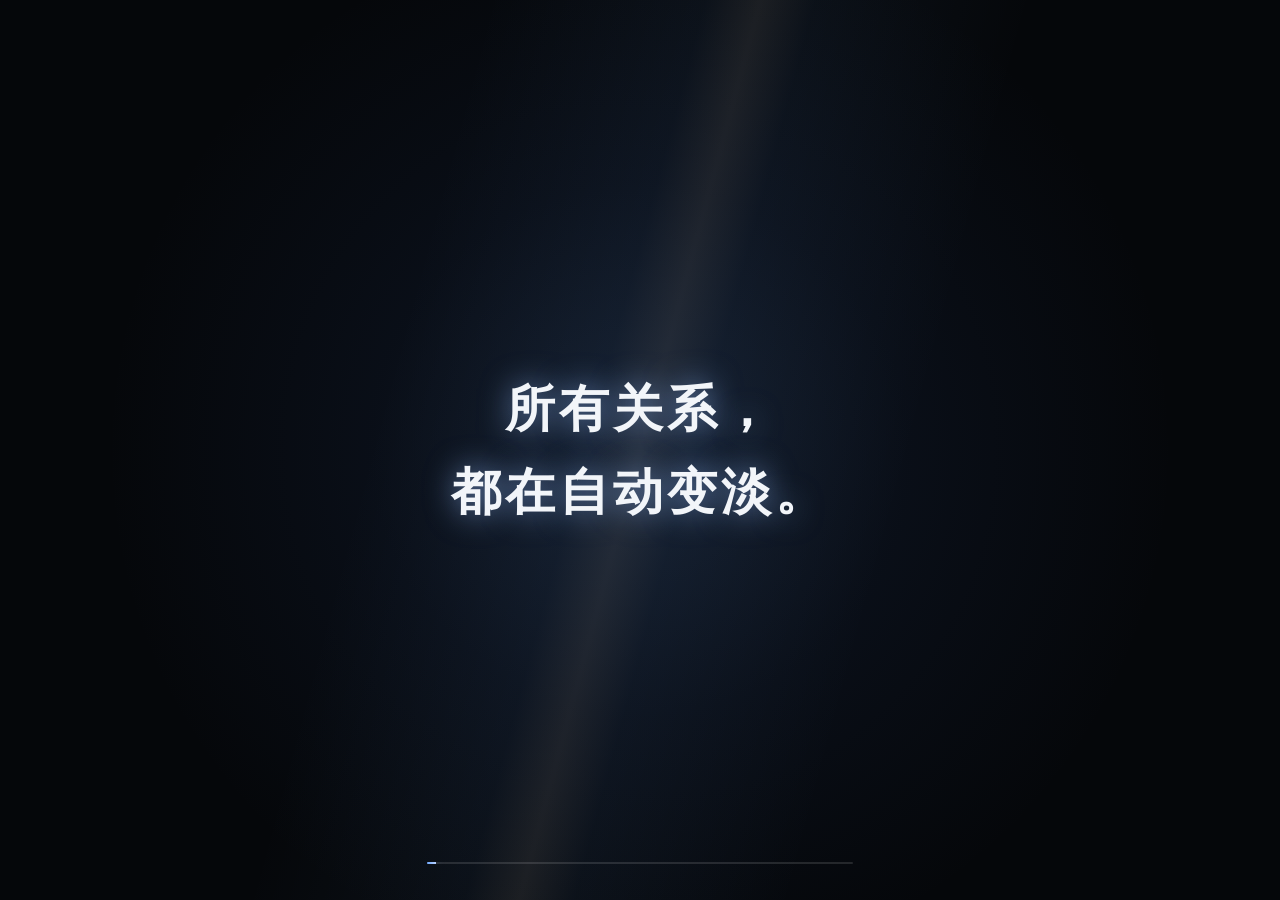
<file: video/index.html>
<!DOCTYPE html>
<html lang="zh-CN">
<head>
<meta charset="UTF-8">
<meta name="viewport" content="width=device-width, initial-scale=1.0, viewport-fit=cover">
<title>所有关系都在自动变淡，这是物理定律</title>
<meta name="description" content="热力学第二定律说：一个孤立系统，熵不会减少。关系也一样。">
<meta property="og:title" content="所有关系都在自动变淡，这是物理定律">
<meta property="og:description" content="熵增不需要原因，减熵才需要。">
<meta property="og:type" content="video.other">
<link rel="stylesheet" href="style.css">
</head>
<body>

<div class="stage">
  <div class="beam"></div>
  <div class="glow"></div>

  <div class="frame" id="frame">
    <div class="lines" id="lines"></div>
    <div class="progress"><i id="bar"></i></div>
  </div>

  <button class="start" id="start" aria-label="播放">
    <span class="tri"></span>
    <span class="txt">点击播放</span>
  </button>

  <div class="end" id="end">
    <p class="qu">你现在还在为哪段关系做功？</p>
    <button class="again" id="again">重播</button>
  </div>
</div>

<script src="script.js"></script>
</body>
</html>
</file>
<file: assets/css/style.css>
/* ==========================================================================
   天逸 · 星庭  —  style.css
   配色取自定义形象：宝蓝丝绒、冰蓝绸面、白色蕾丝、星光金
   ========================================================================== */

/* ------------------------------ 设计变量 ------------------------------ */
:root {
  --navy-900: #060b22;
  --navy-800: #0a1130;
  --navy-700: #101a42;
  --navy-600: #182455;
  --navy-500: #223066;

  --ice-100: #eaf4ff;
  --ice-200: #c7e2ff;
  --ice-300: #9cc9f7;
  --ice-400: #6aa8ea;
  --royal: #3f6fd8;
  --royal-deep: #27408f;
  --violet: #8f7ce8;
  --rose: #d8a7d0;
  --gold: #f2d79b;

  --text: #e8eefc;
  --text-soft: #a9b6d6;
  --text-dim: #828fb2;

  --glass-bg: rgba(140, 170, 255, 0.07);
  --glass-bd: rgba(170, 200, 255, 0.16);
  --glass-bd-strong: rgba(190, 220, 255, 0.34);
  --shadow-lg: 0 30px 80px -30px rgba(0, 0, 0, 0.85);
  --shadow-sm: 0 12px 34px -18px rgba(0, 0, 0, 0.9);

  --radius-xl: 28px;
  --radius-lg: 20px;
  --radius-md: 14px;
  --wrap: 1180px;
  --ease: cubic-bezier(.22, .68, 0, 1);

  /* 星轨轨道已点亮比例（0~1），由 JS 在点亮时写入 .timeline 元素 */
  --tl-p: 0;}

html[data-theme="light"] {
  --navy-900: #f4f7ff;
  --navy-800: #ffffff;
  --navy-700: #eef3fe;
  --navy-600: #e2e9fb;
  --navy-500: #d3ddf6;

  --ice-100: #0b1430;
  --ice-200: #16244a;
  --ice-300: #2a3c6b;
  --ice-400: #3a55a0;

  --text: #101a36;
  --text-soft: #42527a;
  --text-dim: #6c7ba1;

  --glass-bg: rgba(255, 255, 255, 0.72);
  --glass-bd: rgba(30, 60, 130, 0.12);
  --glass-bd-strong: rgba(30, 60, 130, 0.22);
  --shadow-lg: 0 30px 70px -34px rgba(28, 48, 96, 0.42);
  --shadow-sm: 0 12px 30px -20px rgba(28, 48, 96, 0.5);
}

/* 背景音乐按钮 */
.music-btn { position: relative; overflow: hidden; }
.music-btn .disc {
  display: grid;
  place-items: center;
  width: 20px; height: 20px;
  transition: opacity .3s var(--ease), transform .3s var(--ease);
}
.music-btn .disc svg { width: 18px; height: 18px; fill: currentColor; stroke: none; }
.music-btn .bar {
  position: absolute;
  inset: 0;
  display: none;
  align-items: flex-end;
  justify-content: center;
  gap: 2.5px;
  padding-bottom: 12px;
}
.music-btn .bar i {
  width: 2.5px;
  border-radius: 2px;
  background: linear-gradient(180deg, var(--gold), var(--ice-200));
  animation: eq 900ms ease-in-out infinite;
}
.music-btn .bar i:nth-child(1) { height: 8px;  animation-delay: 0ms; }
.music-btn .bar i:nth-child(2) { height: 13px; animation-delay: 140ms; }
.music-btn .bar i:nth-child(3) { height: 6px;  animation-delay: 280ms; }
@keyframes eq {
  0%, 100% { transform: scaleY(.45); }
  50%      { transform: scaleY(1); }
}
/* 播放中：唱片图标换成跳动的音柱 */
.music-btn.is-playing .disc { opacity: 0; transform: scale(.6); }
.music-btn.is-playing .bar { display: flex; }
.music-btn.is-playing {
  border-color: rgba(242, 215, 155, .6);
  box-shadow: 0 0 22px -6px rgba(242, 215, 155, .85);
}
/* 音频缺失时的提示态 */
.music-btn.is-error { border-color: rgba(255, 150, 150, .55); }

/* 正在播放的小标签（跟随顶栏） */
.now-playing {
  position: absolute;
  top: calc(100% + 8px);
  right: clamp(18px, 4vw, 40px);
  display: flex;
  align-items: center;
  gap: 7px;
  margin: 0;
  padding: 6px 12px;
  border-radius: 999px;
  border: 1px solid var(--glass-bd);
  background: var(--glass-bg);
  backdrop-filter: blur(12px);
  font-size: .76rem;
  color: var(--text-soft);
  box-shadow: var(--shadow-sm);
  animation: np-in .45s var(--ease);
}
.now-playing .np-note { color: var(--gold); }
.now-playing b { color: var(--text); font-weight: 600; }
.now-playing .np-sub { color: var(--text-dim); }
@keyframes np-in {
  from { opacity: 0; transform: translateY(-6px); }
  to   { opacity: 1; transform: none; }
}
@media (max-width: 820px) {
  .now-playing .np-sub { display: none; }
}

/* ------------------------------ 开场页 ------------------------------ */
.entry {
  position: fixed;
  inset: 0;
  z-index: 200;
  display: grid;
  place-items: center;
  text-align: center;
  padding: 24px;
  cursor: pointer;
  background:
    /* 这里刻意不加 backdrop-filter。
       它做的是【全屏】背景模糊，而开场页底下有正在旋转的 .entry-glow ——
       等于每帧重算一次全屏模糊。X5 内核对 backdrop-filter 尤其敏感，
       实测这是开场闪屏的主因之一。
       遮罩本身已是 96% 不透明的深色，去掉模糊后几乎看不出差异，
       因此把中心那层略为提高一点不透明度作为补偿。 */
    radial-gradient(120% 90% at 50% 42%, rgba(30, 52, 120, .62) 0%, rgba(6, 11, 34, .97) 62%, #04081a 100%);
  transition: opacity .75s var(--ease), transform .75s var(--ease), visibility .75s;
  /* 这是一个铺满视口的元素，还带径向渐变背景。
     做 scale / opacity 动画时，若不提升为独立合成层，
     浏览器每帧都要重绘整屏渐变 —— 那就是"开场不够顺畅"。 */
  will-change: transform, opacity;
}
/* 开场页也要有星星 */
.entry::before {
  content: "";
  position: absolute;
  inset: 0;
  opacity: .95;
  background-image:
    radial-gradient(2.2px 2.2px at 14% 22%, rgba(255,255,255,.95), transparent 100%),
    radial-gradient(1.8px 1.8px at 78% 14%, rgba(255,232,170,.9), transparent 100%),
    radial-gradient(2.6px 2.6px at 44% 68%, rgba(255,255,255,.9), transparent 100%),
    radial-gradient(1.7px 1.7px at 88% 62%, rgba(210,232,255,.9), transparent 100%),
    radial-gradient(2.0px 2.0px at 22% 80%, rgba(255,232,170,.85), transparent 100%),
    radial-gradient(1.6px 1.6px at 62% 34%, rgba(255,255,255,.85), transparent 100%);
  background-repeat: repeat;
  background-size: 380px 380px;
  animation: entry-twinkle 5.5s ease-in-out infinite;
}
@keyframes entry-twinkle {
  0%, 100% { opacity: .55; }
  50% { opacity: 1; }
}
/* 漩涡画布：铺满开场页，位于 UI 之下 */
.entry-canvas {
  position: absolute;
  inset: 0;
  width: 100%;
  height: 100%;
  pointer-events: none;
  z-index: 0;
}
.entry-inner { z-index: 2; }
/* 进入瞬间 UI 快速淡出，把舞台交给漩涡 */
.entry.is-sucking .entry-inner,
.entry.is-sucking .entry-glow { opacity: 0; transition: opacity .35s var(--ease); }
.entry.is-sucking::before { opacity: 0; transition: opacity .4s var(--ease); }

.entry.is-gone {
  opacity: 0;
  visibility: hidden;
  transform: scale(1.06);
  pointer-events: none;
  will-change: auto;
}
/* 兜底：即使脚本完全没跑，开场页也会在 12 秒后自动消失，不会永久挡住页面 */
@keyframes entry-failsafe {
  0%, 92% { opacity: 1; visibility: visible; }
  100% { opacity: 0; visibility: hidden; pointer-events: none; }
}
.entry { animation: entry-failsafe 13s linear forwards; }
@media (prefers-reduced-motion: reduce) {
  .entry { animation: none; }
  .entry.is-gone { display: none; }
}
.entry-glow {
  position: absolute;
  inset: -20%;
  background: conic-gradient(from 0deg, transparent, rgba(140, 180, 255, .18), transparent 38%);
  animation: spin 18s linear infinite;
  pointer-events: none;
}
.entry-inner {
  position: relative;
  display: flex;
  flex-direction: column;
  align-items: center;
  gap: 14px;
  animation: entry-rise 1s var(--ease) both;
}
@keyframes entry-rise {
  from { opacity: 0; transform: translateY(26px) scale(.97); }
  to   { opacity: 1; transform: none; }
}
.entry-ring {
  position: absolute;
  top: -14px;
  width: 176px;
  height: 176px;
  border-radius: 50%;
  animation: spin 26s linear infinite;
  pointer-events: none;
  will-change: transform;
  /* 12 个 2px 小圆点均匀围成一圈，代替原来的虚线环。
     关键：不再使用 repeating-conic-gradient 与 mask ——
     那两者在旋转时每帧都要重算遮罩/角向渐变，比虚线还贵。
     现在背景是静态贴好的点，旋转只需合成层的 transform。 */
  background:
    radial-gradient(2px 2px at 50% 0%, rgba(160, 200, 255, .62) 50%, transparent 51%),
    radial-gradient(2px 2px at 75% 6.7%, rgba(160, 200, 255, .5) 50%, transparent 51%),
    radial-gradient(2px 2px at 93.3% 25%, rgba(160, 200, 255, .62) 50%, transparent 51%),
    radial-gradient(2px 2px at 100% 50%, rgba(160, 200, 255, .5) 50%, transparent 51%),
    radial-gradient(2px 2px at 93.3% 75%, rgba(160, 200, 255, .62) 50%, transparent 51%),
    radial-gradient(2px 2px at 75% 93.3%, rgba(160, 200, 255, .5) 50%, transparent 51%),
    radial-gradient(2px 2px at 50% 100%, rgba(160, 200, 255, .62) 50%, transparent 51%),
    radial-gradient(2px 2px at 25% 93.3%, rgba(160, 200, 255, .5) 50%, transparent 51%),
    radial-gradient(2px 2px at 6.7% 75%, rgba(160, 200, 255, .62) 50%, transparent 51%),
    radial-gradient(2px 2px at 0% 50%, rgba(160, 200, 255, .5) 50%, transparent 51%),
    radial-gradient(2px 2px at 6.7% 25%, rgba(160, 200, 255, .62) 50%, transparent 51%),
    radial-gradient(2px 2px at 25% 6.7%, rgba(160, 200, 255, .5) 50%, transparent 51%);
}
.entry-avatar {
  width: 132px;
  height: 132px;
  border-radius: 50%;
  object-fit: cover;
  /* drop-shadow 用在动画元素上会迫使浏览器每帧重新栅格化；
     box-shadow 便宜得多，观感几乎一致。 */
  box-shadow: 0 0 34px 6px rgba(150, 195, 255, .55);
  animation: entry-float 5s ease-in-out infinite;
  will-change: transform;
}
@keyframes entry-float {
  0%, 100% { transform: translateY(0); }
  50% { transform: translateY(-9px); }
}
.entry-title {
  margin: 14px 0 0;
  font-size: clamp(1.9rem, 5.2vw, 3.1rem);
  font-weight: 900;
  letter-spacing: .06em;
  background: linear-gradient(105deg, #ffffff 8%, var(--ice-200) 40%, var(--gold) 78%, #ffffff 100%);
  background-size: 220% 100%;
  -webkit-background-clip: text;
  background-clip: text;
  color: transparent;
  animation: shimmer 8s ease-in-out infinite;
  /* text-shadow 代替 drop-shadow：文字无需每帧重新栅格化整块区域。 */
  text-shadow: 0 0 26px rgba(160, 200, 255, .55);
}
.entry-sub {
  margin: 0 0 12px;
  font-size: clamp(.92rem, 2vw, 1.05rem);
  color: #c3d2f0;
  letter-spacing: .12em;
  text-shadow: 0 2px 18px rgba(4, 8, 24, .9);
}
.entry-btn {
  padding: 15px 40px;
  font-size: 1.02rem;
  letter-spacing: .16em;
  animation: entry-pulse 2.8s ease-in-out infinite;
}
@keyframes entry-pulse {
  /* 原来逐帧插值 box-shadow。改为透明度 + 轻微缩放的脉动，
     静态的光晕由元素自身的 box-shadow 提供（只栅格化一次）。 */
  0%, 100% { transform: scale(1); opacity: .96; }
  50%      { transform: scale(1.025); opacity: 1; }

}
.entry-hint {
  margin: 6px 0 0;
  font-size: .78rem;
  letter-spacing: .1em;
  color: var(--text-dim);
}
/* 开场页的音乐入口（首次用户交互即可合法起播） */
.entry-music {
  display: inline-flex;
  align-items: center;
  gap: 9px;
  margin-top: 18px;
  padding: 9px 18px;
  border-radius: 999px;
  border: 1px solid var(--glass-bd-strong);
  /* 去掉 backdrop-filter：它需要实时模糊底下正在旋转的漩涡 canvas，
     每帧都很贵。改用略高的不透明度获得相近观感。 */
  background: rgba(18, 28, 58, .72);
  color: var(--text-soft);
  font-size: .8rem;
  cursor: pointer;
  transition: transform .3s var(--ease), border-color .3s, background .3s, color .3s, box-shadow .3s;
}
.entry-music:hover {
  transform: translateY(-2px);
  border-color: rgba(242, 215, 155, .6);
  background: rgba(140, 180, 255, .18);
  color: var(--text);
}
.entry-music .em-icon { color: var(--gold); font-size: .95rem; }
.entry-music.is-on {
  border-color: rgba(242, 215, 155, .7);
  background: rgba(242, 215, 155, .16);
  color: var(--text);
  box-shadow: 0 0 26px -8px rgba(242, 215, 155, .9);
}
.entry-music.is-on .em-icon { animation: eq 900ms ease-in-out infinite; display: inline-block; }
.entry-music.is-error .em-text { color: #ffb4b4; }
body.is-locked { overflow: hidden; }

/* 开场页展示期间，底下这些层完全被 .entry（z-index 200）盖住，
   但它们的动画仍在每帧重新合成 —— 这是"停留久了越来越卡"的主因之一。
   直接停掉动画并降低绘制优先级，进站后再恢复。
   注意：用 visibility 而非 display，避免进站瞬间的布局跳动。 */
body.is-locked .aurora,
body.is-locked .grain,
body.is-locked .sparkles,
body.is-locked .css-stars,
body.is-locked #sky {
  animation-play-state: paused !important;
}
/* 开场页盖屏期间，把整层星空隐藏并停掉它上面所有动画。
   为什么不只是"暂停动画"：静态图层同样要参与每帧合成，
   而开场页是完全不透明的，用户根本看不到它们 —— 纯属浪费。
   用 opacity 而不是 display，进站后恢复时不会有布局跳动。 */
body.is-locked .css-stars {
  opacity: 0 !important;
}
body.is-locked .css-stars .star-twinkle,
body.is-locked .css-stars i,
body.is-locked .css-stars .star-layer {
  animation-play-state: paused !important;
}

body.is-locked .aurora-blob,
body.is-locked .sparkles span {
  animation-play-state: paused !important;
}
body.is-locked .aurora,
body.is-locked .grain {
  /* 被 .entry 完全遮住，没必要参与合成 */
  opacity: 0 !important;
}

/* 音频文件缺失时的说明（只在点击后出现） */
.audio-missing-tip {
  position: fixed;
  left: 50%;
  bottom: 26px;
  translate: -50% 0;
  z-index: 130;
  max-width: min(520px, calc(100vw - 32px));
  padding: 12px 18px;
  border-radius: var(--radius-md);
  border: 1px solid rgba(255, 180, 180, .4);
  background: rgba(30, 10, 18, .88);
  backdrop-filter: blur(12px);
  color: #ffd9d9;
  font-size: .82rem;
  line-height: 1.6;
  text-align: center;
  box-shadow: var(--shadow-lg);
  animation: np-in .4s var(--ease);
}
.audio-missing-tip code {
  background: rgba(255, 255, 255, .1);
  border-color: rgba(255, 255, 255, .2);
  color: #fff;
}

/* ------------------------------ 基础 ------------------------------ */
* { box-sizing: border-box; }

html {
  scroll-behavior: smooth;
  scroll-padding-top: 90px;
  -webkit-text-size-adjust: 100%;
}

body {
  margin: 0;
  min-height: 100%;
  color: var(--text);
  font-family: "PingFang SC", "HarmonyOS Sans SC", "Microsoft YaHei", "Noto Sans SC",
               system-ui, -apple-system, "Segoe UI", Roboto, sans-serif;
  font-size: 16px;
  line-height: 1.75;
  overflow-x: hidden;
  -webkit-font-smoothing: antialiased;
  text-rendering: optimizeLegibility;
  /* 全页背景：NASA 实拍星空（公有领域），固定不随滚动 */
  background-color: var(--navy-900);
  background-image: url("../img/sky-bg-v4.jpg");
  background-size: cover;
  background-position: center center;
  background-attachment: fixed;
  background-repeat: no-repeat;
  transition: color .5s var(--ease);
}

/* 色调兜底层：图片没加载出来时仍然是星空氛围；Canvas 接管后淡出 */
body::before {
  content: "";
  position: fixed;
  inset: 0;
  z-index: 0;
  pointer-events: none;
  opacity: 1;
  background-image:
    /* 底层：大块星云色 */
    radial-gradient(52% 42% at 16% 20%, rgba(96, 140, 255, .34), transparent 68%),
    radial-gradient(46% 38% at 84% 16%, rgba(168, 108, 245, .30), transparent 68%),
    radial-gradient(56% 46% at 56% 78%, rgba(56, 176, 235, .26), transparent 70%),
    radial-gradient(34% 26% at 40% 8%,  rgba(242, 205, 140, .22), transparent 70%),
    /* 上层：纯白高亮星点 */
    radial-gradient(2.6px 2.6px at 12% 18%, rgba(255,255,255,1), transparent 100%),
    radial-gradient(2.1px 2.1px at 74% 8%,  rgba(220,238,255,1), transparent 100%),
    radial-gradient(3.0px 3.0px at 46% 34%, rgba(255,255,255,1), transparent 100%),
    radial-gradient(2.4px 2.4px at 88% 52%, rgba(255,232,170,1), transparent 100%),
    radial-gradient(2.6px 2.6px at 26% 66%, rgba(255,255,255,1), transparent 100%),
    radial-gradient(2.0px 2.0px at 62% 78%, rgba(220,238,255,1), transparent 100%),
    radial-gradient(2.7px 2.7px at 8%  88%, rgba(255,255,255,.98), transparent 100%),
    radial-gradient(2.2px 2.2px at 94% 26%, rgba(255,255,255,1), transparent 100%),
    radial-gradient(2.1px 2.1px at 36% 50%, rgba(255,232,170,.98), transparent 100%),
    radial-gradient(2.5px 2.5px at 58% 14%, rgba(255,255,255,1), transparent 100%),
    radial-gradient(1.9px 1.9px at 18% 42%, rgba(255,255,255,.9), transparent 100%),
    radial-gradient(2.8px 2.8px at 82% 74%, rgba(255,232,170,.95), transparent 100%),
    radial-gradient(2.2px 2.2px at 68% 46%, rgba(255,255,255,.92), transparent 100%),
    radial-gradient(2.0px 2.0px at 30% 88%, rgba(220,238,255,.9), transparent 100%);
  /* 单值作用于所有图层：星云拉伸铺满，星点平铺重复 */
  background-repeat: repeat;
  background-size: 100% 100%, 100% 100%, 100% 100%, 100% 100%,
                   420px 420px, 420px 420px, 420px 420px, 420px 420px, 420px 420px, 420px 420px,
                   420px 420px, 420px 420px, 420px 420px, 420px 420px, 420px 420px, 420px 420px,
                   420px 420px, 420px 420px;
}
/* Canvas 星野接管后隐藏兜底层 */
html.sky-live body::before { opacity: 0; transition: opacity 1.2s var(--ease); }

img { max-width: 100%; display: block; }
a { color: inherit; text-decoration: none; }
button { font: inherit; color: inherit; }
code {
  font-family: ui-monospace, SFMono-Regular, "JetBrains Mono", Consolas, monospace;
  font-size: .92em;
  padding: .12em .42em;
  border-radius: 6px;
  background: rgba(120, 160, 255, .14);
  border: 1px solid var(--glass-bd);
}

::selection { background: rgba(120, 170, 255, .35); color: #fff; }

:focus-visible {
    /* 金色焦点环：与"已点亮 / 已选中"是同一套状态语言 */
    outline: 2px solid rgba(242, 215, 155, .85);
    outline-offset: 3px;
    border-radius: 6px;
  }

.wrap {
  width: 100%;
  max-width: var(--wrap);
  margin: 0 auto;
  padding: 0 clamp(18px, 4vw, 40px);
}

.skip-link {
  position: fixed;
  top: -100px;
  left: 16px;
  z-index: 200;
  padding: 10px 18px;
  border-radius: 0 0 12px 12px;
  background: var(--royal);
  color: #fff;
  transition: top .25s var(--ease);
}
.skip-link:focus { top: 0; }

/* ------------------------------ 背景层 ------------------------------ */
#sky {
  position: fixed;
  inset: 0;
  width: 100%;
  height: 100%;
  z-index: 0;
  pointer-events: none;
}

.aurora {
  position: fixed;
  inset: 0;
  z-index: 0;
  pointer-events: none;
  overflow: hidden;
  opacity: .85;
}
.aurora-blob {
  position: absolute;
  border-radius: 50%;
  /* 这里刻意不加 filter: blur()。
     原来用 blur(90px)，而这些光斑尺寸达 46vw（全屏级）且在无限动画中 ——
     等于每帧重新计算一次超大范围的模糊，是"停留久了越来越卡"的主因之一。
     它们的背景本身就是 radial-gradient(..., transparent 68%)，
     天然就是柔边渐变，去掉模糊后观感几乎无差别。 */
  opacity: .5;
  animation: drift 26s ease-in-out infinite alternate;
  transform: translateZ(0);
  will-change: transform;
}
.b1 { width: 46vw; height: 46vw; top: -12vw; left: -8vw; background: radial-gradient(circle, #2b3d8f, transparent 68%); }
.b2 { width: 40vw; height: 40vw; top: 22vh; right: -10vw; background: radial-gradient(circle, #6b3f8f, transparent 68%); animation-delay: -8s; }
.b3 { width: 38vw; height: 38vw; bottom: -12vw; left: 24vw; background: radial-gradient(circle, #1d5b86, transparent 68%); animation-delay: -16s; }

@keyframes drift {
  from { transform: translate3d(0, 0, 0) scale(1); }
  to   { transform: translate3d(2vw, 3vh, 0) scale(1.14); }
}

html[data-theme="light"] .aurora { opacity: .5; }

.grain {
  position: fixed;
  inset: 0;
  z-index: 1;
  pointer-events: none;
  opacity: .035;
  background-image: url("data:image/svg+xml,%3Csvg xmlns='http://www.w3.org/2000/svg' width='140' height='140'%3E%3Cfilter id='n'%3E%3CfeTurbulence type='fractalNoise' baseFrequency='.85' numOctaves='3'/%3E%3C/filter%3E%3Crect width='140' height='140' filter='url(%23n)'/%3E%3C/svg%3E");
}

/* 漂浮光点层：纯 CSS，性能友好，营造"星光流动"的氛围 */
.sparkles {
  position: fixed;
  inset: 0;
  z-index: 1;
  pointer-events: none;
  overflow: hidden;
}
.sparkles span {
  position: absolute;
  bottom: -6vh;
  width: 4px;
  height: 4px;
  border-radius: 50%;
  background: radial-gradient(circle, #fff 0%, rgba(190, 220, 255, .8) 40%, rgba(190, 220, 255, 0) 70%);
  opacity: 0;
  animation: floatUp linear infinite;
  will-change: transform, opacity;
}
.sparkles span:nth-child(1)  { left: 6%;  animation-duration: 19s; animation-delay: 0s;   transform: scale(.8); }
.sparkles span:nth-child(2)  { left: 15%; animation-duration: 26s; animation-delay: -6s;  transform: scale(1.3); }
.sparkles span:nth-child(3)  { left: 24%; animation-duration: 22s; animation-delay: -13s; transform: scale(.7); }
.sparkles span:nth-child(4)  { left: 33%; animation-duration: 31s; animation-delay: -3s;  transform: scale(1.1); }
.sparkles span:nth-child(5)  { left: 42%; animation-duration: 24s; animation-delay: -18s; transform: scale(.9); }
.sparkles span:nth-child(6)  { left: 52%; animation-duration: 28s; animation-delay: -9s;  transform: scale(1.4); }
.sparkles span:nth-child(7)  { left: 61%; animation-duration: 21s; animation-delay: -15s; transform: scale(.75); }
.sparkles span:nth-child(8)  { left: 69%; animation-duration: 33s; animation-delay: -2s;  transform: scale(1.2); }
.sparkles span:nth-child(9)  { left: 78%; animation-duration: 25s; animation-delay: -21s; transform: scale(.85); }
.sparkles span:nth-child(10) { left: 86%; animation-duration: 29s; animation-delay: -11s; transform: scale(1.5); }
.sparkles span:nth-child(11) { left: 93%; animation-duration: 23s; animation-delay: -5s;  transform: scale(.95); }
.sparkles span:nth-child(12) { left: 47%; animation-duration: 35s; animation-delay: -25s; transform: scale(1.05); }

/* 金色光点用暖色，呼应星光金 */
.sparkles span:nth-child(3n) {
  background: radial-gradient(circle, #fff8e6 0%, rgba(242, 215, 155, .85) 40%, rgba(242, 215, 155, 0) 70%);
}

@keyframes floatUp {
  0%   { opacity: 0; transform: translate3d(0, 0, 0) scale(.7); }
  8%   { opacity: .85; }
  50%  { opacity: .55; transform: translate3d(14px, -48vh, 0) scale(1); }
  90%  { opacity: .18; }
  100% { opacity: 0; transform: translate3d(-10px, -108vh, 0) scale(.8); }
}

.scroll-progress {
  position: fixed;
  top: 0; left: 0; right: 0;
  height: 2px;
  z-index: 120;
  background: transparent;
}
.scroll-progress span {
  display: block;
  height: 100%;
  width: 0;
  background: linear-gradient(90deg, var(--ice-300), var(--violet), var(--gold));
  box-shadow: 0 0 14px rgba(150, 190, 255, .8);
}

/* ------------------------------ 顶栏 ------------------------------ */
.site-header {
  position: sticky;
  top: 0;
  z-index: 100;
  transition: background .35s var(--ease), border-color .35s var(--ease), backdrop-filter .35s;
  border-bottom: 1px solid transparent;
}
.site-header.is-stuck {
  background: color-mix(in srgb, var(--navy-900) 82%, transparent);
  backdrop-filter: blur(16px) saturate(150%);
  border-bottom-color: var(--glass-bd);
}
@supports not (background: color-mix(in srgb, red, blue)) {
  .site-header.is-stuck { background: rgba(6, 10, 26, .82); }
}

.nav-wrap {
  display: flex;
  align-items: center;
  justify-content: space-between;
  gap: 18px;
  min-height: 72px;
}

.brand { display: flex; align-items: center; gap: 12px; }
.brand img {
  width: 40px; height: 40px;
  border-radius: 50%;
  object-fit: cover;
  border: 1px solid var(--glass-bd-strong);
  box-shadow: 0 0 0 4px rgba(140, 180, 255, .08);
}
.brand-text { display: flex; flex-direction: column; line-height: 1.15; }
.brand-text b { font-size: 1rem; letter-spacing: .08em; }
.brand-text i {
  font-style: normal;
  font-size: .68rem;
  letter-spacing: .22em;
  color: var(--text-dim);
  text-transform: uppercase;
}

.nav { display: flex; align-items: center; gap: 4px; }
.nav-link {
  position: relative;
  padding: 8px 14px;
  font-size: .92rem;
  color: var(--text-soft);
  border-radius: 999px;
  transition: color .3s var(--ease), background .3s var(--ease);
}
.nav-link::after {
  content: "";
  position: absolute;
  left: 50%; bottom: 3px;
  width: 0; height: 2px;
  border-radius: 2px;
  background: linear-gradient(90deg, var(--ice-300), var(--gold));
  transform: translateX(-50%);
  transition: width .35s var(--ease);
}
.nav-link:hover { color: var(--text); background: var(--glass-bg); }
.nav-link.is-active { color: var(--text); }
.nav-link.is-active::after { width: 22px; }

.nav-tools { display: flex; align-items: center; gap: 8px; }
.icon-btn {
  display: grid;
  place-items: center;
  width: 40px; height: 40px;
  border-radius: 12px;
  border: 1px solid var(--glass-bd);
  background: var(--glass-bg);
  cursor: pointer;
  transition: transform .25s var(--ease), border-color .25s, background .25s;
}
.icon-btn:hover { transform: translateY(-2px); border-color: var(--glass-bd-strong); background: rgba(140, 180, 255, .14); }
.icon-btn svg { width: 18px; height: 18px; fill: none; stroke: currentColor; stroke-width: 1.7; stroke-linecap: round; stroke-linejoin: round; }
.menu-btn { display: none; }

/* ------------------------------ 按钮 ------------------------------ */
.btn {
  position: relative;
  display: inline-flex;
  align-items: center;
  gap: 10px;
  padding: 13px 24px;
  border-radius: 999px;
  font-size: .95rem;
  font-weight: 500;
  border: 1px solid transparent;
  cursor: pointer;
  transition: transform .3s var(--ease), box-shadow .3s var(--ease), background .3s, color .3s, border-color .3s;
  white-space: nowrap;
}
.btn svg { width: 17px; height: 17px; fill: none; stroke: currentColor; stroke-width: 1.8; stroke-linecap: round; stroke-linejoin: round; transition: transform .3s var(--ease); }
.btn-primary {
  color: #04101f;
  font-weight: 700;
  background: linear-gradient(120deg, #ffffff, var(--ice-200) 40%, var(--gold));
  box-shadow:
    0 18px 46px -16px rgba(160, 200, 255, 1),
    0 0 34px -6px rgba(242, 215, 155, .55);
}
.btn-primary:hover { transform: translateY(-3px); box-shadow: 0 24px 58px -16px rgba(180, 215, 255, 1), 0 0 46px -4px rgba(242, 215, 155, .8); }
.btn-primary:hover svg { transform: translateX(4px); }
.btn-ghost {
  color: var(--text);
  border-color: rgba(190, 220, 255, .42);
  background: rgba(140, 180, 255, .14);
  backdrop-filter: blur(10px);
}
.btn-ghost:hover { transform: translateY(-3px); background: rgba(140, 180, 255, .26); border-color: rgba(220, 240, 255, .7); }
.btn-ghost svg { fill: currentColor; stroke: none; }

/* ------------------------------ HERO ------------------------------ */
.hero {
  position: relative;
  z-index: 2;
  min-height: min(100svh, 940px);
  display: flex;
  align-items: center;
  padding: clamp(60px, 9vh, 110px) 0 clamp(90px, 12vh, 140px);
  isolation: isolate;
}
.hero-media {
  position: absolute;
  inset: 0;
  z-index: -1;
  overflow: hidden;
}
/* 已声明 width/height 防止布局抖动，这里必须让高度跟随宽度，
   否则会按声明高度 722px 渲染而被压扁。 */
.hero-media img {
  width: 100%;
  height: auto;
  display: block;
}
.hero-media img {
  width: 100%; height: 100%;
  object-fit: cover;
  object-position: 60% 22%;
  transform: scale(1.06);
  filter: saturate(1.08) contrast(1.04);
}
/* 首屏不再铺自己的图片：全页 NASA 实拍星空就是背景，
   这里只叠一层很轻的渐晕（梦幻方向：尽量让照片透出来），
   左侧略压暗以保证标题可读，下方与页面自然衔接。 */
.hero-media { display: none; }
.hero-veil {
  position: absolute;
  inset: 0;
  background:
    linear-gradient(180deg, rgba(4, 8, 26, .34) 0%, rgba(4, 8, 26, .10) 32%, rgba(4, 8, 26, .46) 78%, var(--navy-900) 100%),
    radial-gradient(120% 88% at 20% 46%, rgba(4, 8, 26, .58) 0%, rgba(4, 8, 26, .20) 48%, transparent 74%);
}
html[data-theme="light"] .hero-veil {
  background:
    linear-gradient(180deg, rgba(244, 247, 255, .58) 0%, rgba(244, 247, 255, .34) 32%, rgba(244, 247, 255, .72) 78%, var(--navy-900) 100%),
    radial-gradient(120% 88% at 20% 46%, rgba(244, 247, 255, .66) 0%, rgba(244, 247, 255, .26) 48%, transparent 74%);
}

.hero-inner {
  display: grid;
  grid-template-columns: minmax(0, 1.15fr) minmax(0, .85fr);
  gap: clamp(28px, 5vw, 70px);
  align-items: center;
}

/* 首屏头像徽章：延续开场页的浮动 + 旋转光环 */
.hero-badge {
  position: relative;
  width: 92px;
  height: 92px;
  margin-bottom: 20px;
}
.hero-badge img {
  width: 100%;
  height: 100%;
  border-radius: 50%;
  object-fit: cover;
  border: 1px solid var(--glass-bd-strong);
  filter: drop-shadow(0 0 26px rgba(150, 195, 255, .85));
  animation: entry-float 5s ease-in-out infinite;
}
.hero-badge-ring {
  position: absolute;
  inset: -12px;
  border-radius: 50%;
  animation: spin 26s linear infinite;
  pointer-events: none;
  background:
    radial-gradient(2.4px 2.4px at 50.00% 0.00%, rgba(190, 220, 255, .5) 50%, transparent 51%),
    radial-gradient(2.4px 2.4px at 79.39% 9.55%, rgba(190, 220, 255, .32) 50%, transparent 51%),
    radial-gradient(2.4px 2.4px at 97.55% 34.55%, rgba(190, 220, 255, .5) 50%, transparent 51%),
    radial-gradient(2.4px 2.4px at 97.55% 65.45%, rgba(190, 220, 255, .32) 50%, transparent 51%),
    radial-gradient(2.4px 2.4px at 79.39% 90.45%, rgba(190, 220, 255, .5) 50%, transparent 51%),
    radial-gradient(2.4px 2.4px at 50.00% 100.00%, rgba(190, 220, 255, .32) 50%, transparent 51%),
    radial-gradient(2.4px 2.4px at 20.61% 90.45%, rgba(190, 220, 255, .5) 50%, transparent 51%),
    radial-gradient(2.4px 2.4px at 2.45% 65.45%, rgba(190, 220, 255, .32) 50%, transparent 51%),
    radial-gradient(2.4px 2.4px at 2.45% 34.55%, rgba(190, 220, 255, .5) 50%, transparent 51%),
    radial-gradient(2.4px 2.4px at 20.61% 9.55%, rgba(190, 220, 255, .32) 50%, transparent 51%);
  will-change: transform;
}
.hero-badge::after {
  content: "";
  position: absolute;
  inset: -22px;
  border-radius: 50%;
  background: radial-gradient(circle, rgba(140, 185, 255, .28), transparent 68%);
  pointer-events: none;
}

/* 首屏主按钮沿用开场页的呼吸脉冲 */
.btn-enter { animation: entry-pulse 3.2s ease-in-out infinite; }

.eyebrow {
  display: inline-flex;
  align-items: center;
  gap: 10px;
  margin: 0 0 20px;
  padding: 7px 16px 7px 12px;
  border-radius: 999px;
  border: 1px solid var(--glass-bd);
  background: var(--glass-bg);
  backdrop-filter: blur(8px);
  font-size: .8rem;
  letter-spacing: .12em;
  color: var(--text-soft);
}
.eyebrow .dot {
  width: 7px; height: 7px;
  border-radius: 50%;
  background: var(--gold);
  box-shadow: 0 0 10px var(--gold);
  animation: pulse 2.4s ease-in-out infinite;
}
@keyframes pulse { 0%, 100% { opacity: 1; transform: scale(1); } 50% { opacity: .45; transform: scale(.75); } }

.hero-title {
  margin: 0 0 22px;
  font-size: clamp(2.5rem, 7vw, 4.9rem);
  line-height: 1.1;
  font-weight: 900;
  letter-spacing: -.015em;
  color: #f4f8ff;
  text-shadow:
    0 2px 24px rgba(4, 8, 24, .95),
    0 0 60px rgba(120, 170, 255, .30);
}
.grad {
  background: linear-gradient(105deg, #ffffff 4%, var(--ice-200) 30%, var(--gold) 62%, #ffffff 96%);
  -webkit-background-clip: text;
  background-clip: text;
  color: transparent;
  background-size: 220% 100%;
  animation: shimmer 8s ease-in-out infinite;
  filter: drop-shadow(0 0 26px rgba(160, 200, 255, .45)) drop-shadow(0 0 46px rgba(242, 215, 155, .22));
}

/* 暗角：把视线压向中央，整页更有"海报感" */
body::after {
  content: "";
  position: fixed;
  inset: 0;
  z-index: 1;
  pointer-events: none;
  background:
    radial-gradient(115% 78% at 50% 42%, transparent 42%, rgba(2, 4, 14, .58) 100%),
    linear-gradient(180deg, rgba(2, 4, 14, .45) 0%, transparent 18%, transparent 82%, rgba(2, 4, 14, .55) 100%);
}
/* 原实现动 background-position，会重绘整块渐变纹理。
   现在改为"静态渐变 + 一条用 transform 位移的高光带"（见 .shimmer-band），
   关键帧本身只负责位移，属于合成属性。 */
@keyframes shimmer {
  0%   { transform: translateX(-60%); }
  100% { transform: translateX(160%); }
}

.hero-sub {
  margin: 0 0 22px;
  max-width: 46ch;
  font-size: clamp(1.02rem, 1.7vw, 1.16rem);
  color: #c3d2f0;
  text-shadow: 0 2px 18px rgba(4, 8, 24, .9);
}
.hero-sub b { color: #ffffff; font-weight: 700; text-shadow: 0 0 22px rgba(160, 200, 255, .55); }
.mark {
  color: #ffffff;
  background: linear-gradient(180deg, transparent 60%, rgba(242, 215, 155, .42) 60%);
  padding: 0 .1em;
}

.typing {
  display: flex;
  align-items: baseline;
  gap: 8px;
  flex-wrap: wrap;
  margin: 0 0 30px;
  font-size: .95rem;
  color: var(--text-dim);
}
.typing-label { color: var(--text-dim); }
.typed {
  color: var(--ice-200);
  font-weight: 500;
  letter-spacing: .02em;
}
.caret {
  display: inline-block;
  width: 2px; height: 1.05em;
  translate: 0 2px;
  background: var(--ice-300);
  animation: blink 1.05s step-end infinite;
}
@keyframes blink { 0%, 100% { opacity: 1; } 50% { opacity: 0; } }

.hero-actions { display: flex; flex-wrap: wrap; gap: 14px; margin-bottom: 38px; }

.hero-stats {
  display: grid;
  grid-template-columns: repeat(4, minmax(0, 1fr));
  gap: 14px;
  margin: 0;
  padding: 0;
  list-style: none;
  max-width: 620px;
}
.hero-stats li {
  padding: 14px 12px;
  border-radius: var(--radius-md);
  border: 1px solid var(--glass-bd);
  background: var(--glass-bg);
  backdrop-filter: blur(10px);
  text-align: center;
  transition: transform .35s var(--ease), border-color .35s;
}
.hero-stats li:hover { transform: translateY(-4px); border-color: var(--glass-bd-strong); }
.hero-stats b {
  display: block;
  font-size: clamp(1.15rem, 2.2vw, 1.5rem);
  font-variant-numeric: tabular-nums;
  background: linear-gradient(120deg, var(--ice-200), var(--gold));
  -webkit-background-clip: text;
  background-clip: text;
  color: transparent;
}
.hero-stats span { font-size: .74rem; color: var(--text-dim); letter-spacing: .04em; }

/* 右侧立绘卡 */
.hero-card {
  position: relative;
  border-radius: var(--radius-xl);
  border: 1px solid rgba(190, 220, 255, .34);
  background: var(--glass-bg);
  backdrop-filter: blur(18px);
  box-shadow:
    0 34px 90px -30px rgba(0, 0, 0, .9),
    0 0 60px -14px rgba(130, 175, 255, .55);
  overflow: hidden;
  transform-style: preserve-3d;
  transition: transform .5s var(--ease), box-shadow .5s var(--ease);
}
/* 旋转光晕：与开场页的旋转光环同一套语言 */
.hero-card::after {
  content: "";
  position: absolute;
  inset: -60%;
  background: conic-gradient(from 0deg, transparent, rgba(150, 195, 255, .28), transparent 34%);
  animation: spin 12s linear infinite;
  pointer-events: none;
  z-index: 0;
}
.hero-card > * { position: relative; z-index: 1; }
.hero-card::before {
  content: "";
  position: absolute;
  inset: 0;
  border-radius: inherit;
  padding: 1px;
  background: linear-gradient(140deg, rgba(200, 225, 255, .55), rgba(150, 130, 230, .3) 40%, transparent 70%);
  -webkit-mask: linear-gradient(#000 0 0) content-box, linear-gradient(#000 0 0);
  -webkit-mask-composite: xor;
  mask-composite: exclude;
  pointer-events: none;
}
.card-glow {
  position: absolute;
  inset: -40%;
  background: conic-gradient(from 0deg, transparent, rgba(150, 190, 255, .22), transparent 40%);
  animation: spin 14s linear infinite;
  pointer-events: none;
}
@keyframes spin { to { transform: rotate(360deg); } }

.hero-card .portrait {
  position: relative;
  width: 100%;
  aspect-ratio: 5 / 5.6;
  object-fit: cover;
  object-position: 50% 12%;
  filter: saturate(1.06);
}
.hero-card-body {
  position: relative;
  padding: 18px 20px 20px;
  background: linear-gradient(180deg, transparent, rgba(6, 11, 30, .72) 42%);
}
html[data-theme="light"] .hero-card-body { background: linear-gradient(180deg, transparent, rgba(255, 255, 255, .82) 42%); }

.chip-row { display: flex; flex-wrap: wrap; gap: 8px; }
.chip {
  padding: 5px 12px;
  border-radius: 999px;
  font-size: .79rem;
  letter-spacing: .04em;
  color: var(--ice-200);
  border: 1px solid var(--glass-bd-strong);
  background: rgba(120, 160, 255, .12); line-height: 1.78;}
/* 金色强调标签 */
.chip.gold-chip {
  color: #1a1206;
  font-weight: 600;
  border-color: transparent;
  background: linear-gradient(120deg, var(--gold), var(--ice-200));
  box-shadow: 0 6px 20px -8px rgba(242, 215, 155, .9);
}
.quote {
  margin: 16px 0 4px;
  font-size: 1.02rem;
  color: var(--text);
  font-weight: 500;
}
.quote-note { margin: 0; font-size: .88rem; color: var(--text-dim); line-height: 1.78;}

.scroll-hint {
  position: absolute;
  left: 50%;
  bottom: 26px;
  translate: -50% 0;
  width: 26px; height: 44px;
  border-radius: 999px;
  border: 1px solid var(--glass-bd-strong);
  display: grid;
  place-items: start center;
  padding-top: 8px;
}
.scroll-hint span {
  width: 4px; height: 8px;
  border-radius: 999px;
  background: var(--ice-300);
  animation: wheel 1.9s ease-in-out infinite;
}
@keyframes wheel {
  0% { transform: translateY(0); opacity: 0; }
  30% { opacity: 1; }
  100% { transform: translateY(16px); opacity: 0; }
}

/* ------------------------------ 通用区块 ------------------------------ */
.section {
  position: relative;
  z-index: 2;
  padding: clamp(70px, 11vh, 130px) 0;
}
/* 内容区极淡背板：背景变亮后保证长文可读，同时不破坏梦幻通透感 */
.section::before {
  content: "";
  position: absolute;
  inset: 0;
  z-index: -1;
  pointer-events: none;
  background: linear-gradient(180deg,
    rgba(5, 10, 30, .32) 0%,
    rgba(5, 10, 30, .20) 50%,
    rgba(5, 10, 30, .32) 100%);
}
html[data-theme="light"] .section::before {
  background: linear-gradient(180deg,
    rgba(255, 255, 255, .56) 0%,
    rgba(255, 255, 255, .44) 50%,
    rgba(255, 255, 255, .56) 100%);
}
.section-head { max-width: 760px; margin-bottom: clamp(34px, 5vw, 60px); }
.kicker {
  margin: 0 0 14px;
  font-size: .8rem;
  letter-spacing: .3em;
  text-transform: uppercase;
  color: var(--ice-400);
}
.section-title {
  margin: 0 0 16px;
  font-size: clamp(1.8rem, 4.2vw, 3rem);
  line-height: 1.24;
  font-weight: 850;
  letter-spacing: -.015em;
  color: #f2f7ff;
  text-shadow: 0 4px 34px rgba(4, 8, 24, .8);
}
.section-title em {
  font-style: normal;
  background: linear-gradient(100deg, var(--ice-200), var(--gold) 55%, #ffffff);
  -webkit-background-clip: text;
  background-clip: text;
  color: transparent;
  filter: drop-shadow(0 0 20px rgba(242, 215, 155, .4));
}
.section-lead { margin: 0; color: #b3c2e2; max-width: 62ch; }

.panel {
  position: relative;
  padding: clamp(22px, 3vw, 32px);
  border-radius: var(--radius-lg);
  border: 1px solid rgba(180, 210, 255, .22);
  background: linear-gradient(165deg, rgba(150, 185, 255, .13), rgba(120, 160, 255, .05) 55%, rgba(140, 120, 230, .09));
  backdrop-filter: blur(16px) saturate(140%);
  box-shadow: var(--shadow-sm), inset 0 1px 0 rgba(220, 235, 255, .12);
  transition: transform .4s var(--ease), border-color .4s, box-shadow .4s;
}
.panel:hover {
  border-color: rgba(200, 225, 255, .44);
  box-shadow: var(--shadow-lg), 0 0 40px -12px rgba(140, 180, 255, .5), inset 0 1px 0 rgba(230, 242, 255, .2);
}
.panel-title {
  margin: 0 0 18px;
  font-size: .95rem;
  letter-spacing: .16em;
  text-transform: uppercase;
  color: var(--text-dim);
}

/* ------------------------------ 关于 ------------------------------ */
.about-grid {
  display: grid;
  grid-template-columns: minmax(0, 1.35fr) minmax(0, 1fr);
  gap: clamp(24px, 4vw, 50px);
  align-items: start;
}
.about-text p { color: var(--text-soft); margin: 0 0 18px; }
.about-text b { color: var(--text); }
.ph {
  border-bottom: 1px dashed rgba(150, 190, 255, .55);
  cursor: help;
}

.info-list {
  display: grid;
  grid-template-columns: repeat(auto-fit, minmax(210px, 1fr));
  gap: 12px;
  margin: 26px 0 30px;
}
.info-item {
  display: flex;
  flex-direction: column;
  gap: 3px;
  padding: 14px 16px;
  border-radius: var(--radius-md);
  border: 1px solid var(--glass-bd);
  background: rgba(120, 160, 255, .06);
}
.info-item span { font-size: .76rem; letter-spacing: .16em; color: var(--text-dim); text-transform: uppercase; }
.info-item b { font-size: .96rem; font-weight: 600; }

.trait-list { list-style: none; margin: 0; padding: 0; display: grid; gap: 18px; }
.trait-list li { padding-left: 18px; border-left: 2px solid rgba(150, 190, 255, .3); }
.trait-list li b { display: block; margin-bottom: 4px; font-size: .9rem; color: var(--ice-200); letter-spacing: .04em; }
.trait-list li p { margin: 0; font-size: .92rem; color: var(--text-soft); }

/* ------------------------------ 兴趣爱好 ------------------------------ */
.hobby-block {
  margin: 0 0 30px;
  padding-top: 26px;
  border-top: 1px solid var(--glass-bd);
}
.hobby-title {
  margin: 0 0 18px;
  font-size: .82rem;
  letter-spacing: .24em;
  text-transform: uppercase;
  color: var(--ice-400);
}
.hobby-grid {
  display: grid;
  grid-template-columns: repeat(auto-fit, minmax(200px, 1fr));
  gap: 14px;
}
.hobby-card {
  position: relative;
  padding: 18px 18px 20px;
  border-radius: var(--radius-md);
  border: 1px solid var(--glass-bd);
  background: rgba(120, 160, 255, .06);
  overflow: hidden;
  transition: transform .4s var(--ease), border-color .4s, background .4s;
}
.hobby-card:hover {
  transform: translateY(-5px);
  border-color: var(--glass-bd-strong);
  background: rgba(120, 160, 255, .12);
}
.hobby-icon {
  display: grid;
  place-items: center;
  width: 38px;
  height: 38px;
  margin-bottom: 12px;
  border-radius: 12px;
  border: 1px solid var(--glass-bd-strong);
  background: rgba(140, 180, 255, .12);
  color: var(--ice-200);
}
.hobby-icon svg {
  width: 19px; height: 19px;
  fill: none; stroke: currentColor;
  stroke-width: 1.7; stroke-linecap: round; stroke-linejoin: round;
}
.hobby-card b { display: block; margin-bottom: 7px; font-size: .98rem; }
.hobby-card p { margin: 0; font-size: .95rem; line-height: 1.7; color: var(--text-soft); }

/* 棋艺：主推爱好，用星光金强调，并铺一层淡棋盘格 */
.hobby-card.is-star {
  border-color: rgba(242, 215, 155, .42);
  background: linear-gradient(150deg, rgba(242, 215, 155, .10), rgba(120, 160, 255, .05));
}
.hobby-card.is-star::before {
  content: "";
  position: absolute;
  inset: 0;
  opacity: .16;
  pointer-events: none;
  background-image:
    linear-gradient(rgba(242, 215, 155, .55) 1px, transparent 1px),
    linear-gradient(90deg, rgba(242, 215, 155, .55) 1px, transparent 1px);
  background-size: 22px 22px;
  mask-image: radial-gradient(120% 90% at 88% 12%, #000 0%, transparent 72%);
  -webkit-mask-image: radial-gradient(120% 90% at 88% 12%, #000 0%, transparent 72%);
}
.hobby-card.is-star .hobby-icon {
  border-color: rgba(242, 215, 155, .55);
  background: rgba(242, 215, 155, .16);
  color: var(--gold);
  box-shadow: 0 0 22px -6px rgba(242, 215, 155, .7);
}
.hobby-card.is-star b { color: var(--gold); }

/* ------------------------------ 技能 ------------------------------ */
.skill-grid {
  display: grid;
  grid-template-columns: minmax(0, 1.1fr) minmax(0, .9fr);
  gap: clamp(20px, 3vw, 32px);
  align-items: start;
}
.skill { margin-bottom: 24px; }
.skill:last-child { margin-bottom: 0; }
.skill-top {
  display: flex;
  align-items: baseline;
  justify-content: space-between;
  gap: 14px;
  margin-bottom: 9px;
}
.skill-top b { font-size: 1rem; }
.skill-top span { font-size: .8rem; color: var(--text-dim); text-align: right; }
.bar {
  position: relative;
  height: 8px;
  border-radius: 999px;
  background: rgba(120, 160, 255, .13);
  overflow: hidden;
}
.bar i {
  position: absolute;
  inset: 0 auto 0 0;
  width: 0;
  border-radius: 999px;
  background: linear-gradient(90deg, var(--royal), var(--ice-300) 60%, var(--gold));
  box-shadow: 0 0 16px rgba(140, 190, 255, .6);
  transition: width 1.35s var(--ease);
}

.tool-grid { display: grid; gap: clamp(16px, 2.5vw, 22px); }
.check-list { list-style: none; margin: 0; padding: 0; display: grid; gap: 12px; }
.check-list li {
  position: relative;
  padding-left: 26px;
  font-size: .93rem;
  color: var(--text-soft);
}
.check-list li::before {
  content: "✦";
  position: absolute;
  left: 0; top: 0;
  color: var(--gold);
  font-size: .9rem;
}

/* ------------------------------ 项目 ------------------------------ */
.work-grid {
  display: grid;
  grid-template-columns: repeat(auto-fit, minmax(300px, 1fr));
  gap: clamp(18px, 2.6vw, 26px);
}
.work-card {
  position: relative;
  display: flex;
  flex-direction: column;
  padding: clamp(22px, 2.6vw, 30px);
  border-radius: var(--radius-lg);
  border: 1px solid var(--glass-bd);
  background: var(--glass-bg);
  backdrop-filter: blur(14px);
  box-shadow: var(--shadow-sm);
  overflow: hidden;
  transition: transform .45s var(--ease), border-color .45s, box-shadow .45s;
}
.work-card::after {
  content: "";
  position: absolute;
  inset: auto -30% -60% auto;
  width: 220px; height: 220px;
  border-radius: 50%;
  background: radial-gradient(circle, rgba(140, 180, 255, .26), transparent 70%);
  opacity: 0;
  transition: opacity .5s var(--ease);
  pointer-events: none;
}
.work-card:hover { transform: translateY(-8px); border-color: var(--glass-bd-strong); box-shadow: var(--shadow-lg); }
.work-card:hover::after { opacity: 1; }
.work-card.is-ghost { border-style: dashed; }

.work-top { display: flex; align-items: center; justify-content: space-between; gap: 12px; margin-bottom: 16px; }
.work-tag {
  font-size: .75rem;
  letter-spacing: .12em;
  text-transform: uppercase;
  color: var(--ice-300);
}
.work-status {
  font-size: .75rem;
  padding: 4px 11px;
  border-radius: 999px;
  border: 1px solid var(--glass-bd);
  color: var(--text-dim);
}
.work-status.live {
  color: #0a1730;
  background: linear-gradient(120deg, var(--ice-200), var(--gold));
  border-color: transparent;
  font-weight: 600;
}
.work-card h3 { margin: 0 0 12px; font-size: 1.22rem; letter-spacing: -.01em; }
.work-card p { margin: 0 0 18px; font-size: 1rem; color: var(--text-soft); line-height: 1.78;}
.work-meta {
  display: flex;
  flex-wrap: wrap;
  gap: 8px;
  list-style: none;
  margin: 0 0 22px;
  padding: 0;
}
.work-meta li {
  font-size: .78rem;
  padding: 4px 10px;
  border-radius: 8px;
  color: var(--text-dim);
  background: rgba(120, 160, 255, .09);
  border: 1px solid var(--glass-bd);
}
.work-link {
  margin-top: auto;
  display: inline-flex;
  align-items: center;
  gap: 8px;
  font-size: .9rem;
  color: var(--ice-200);
  transition: gap .3s var(--ease), color .3s;
}
.work-link svg { width: 16px; height: 16px; fill: none; stroke: currentColor; stroke-width: 1.8; stroke-linecap: round; stroke-linejoin: round; }
.work-link:hover { gap: 13px; color: var(--gold); }

/* ------------------------------ 时间线 ------------------------------ */
.timeline {
  position: relative;
  list-style: none;
  margin: 0;
  padding: 0 0 0 34px;
}
.timeline::before {
  content: "";
  position: absolute;
  left: 8px; top: 8px; bottom: 8px;
  width: 2px;
  border-radius: 2px;
  background: linear-gradient(180deg, transparent, rgba(150, 190, 255, .45) 12%, rgba(150, 190, 255, .45) 88%, transparent);
}
.timeline li { position: relative; padding: 0 0 26px; }
.timeline li:last-child { padding-bottom: 0; }
.tl-dot {
  position: absolute;
  left: -34px; top: 12px;
  width: 18px; height: 18px;
  border-radius: 50%;
  border: 2px solid var(--ice-400);
  background: var(--navy-800);
  box-shadow: 0 0 0 4px rgba(120, 170, 255, .1);
}
.timeline li.is-now .tl-dot {
  border-color: var(--gold);
  box-shadow: 0 0 0 5px rgba(242, 215, 155, .16), 0 0 20px rgba(242, 215, 155, .7);
}
.tl-card {
  padding: 20px 24px;
  border-radius: var(--radius-lg);
  border: 1px solid var(--glass-bd);
  background: var(--glass-bg);
  backdrop-filter: blur(12px);
  transition: transform .4s var(--ease), border-color .4s;
}
.tl-card:hover { transform: translateX(6px); border-color: var(--glass-bd-strong); }
.tl-time {
  display: inline-block;
  margin-bottom: 8px;
  font-size: .76rem;
  letter-spacing: .18em;
  text-transform: uppercase;
  color: var(--ice-400);
}
.tl-card h3 { margin: 0 0 8px; font-size: 1.06rem; }
.tl-card p { margin: 0; font-size: 1rem; color: var(--text-soft); line-height: 1.78;}

/* ------------------------------ 留言板 ------------------------------ */
.guest-grid {
  display: grid;
  grid-template-columns: minmax(0, .95fr) minmax(0, 1.05fr);
  gap: clamp(20px, 3vw, 30px);
  align-items: start;
}
.guest-form label {
  display: block;
  margin-bottom: 8px;
  font-size: .84rem;
  letter-spacing: .14em;
  text-transform: uppercase;
  color: var(--text-dim);
}
.guest-form input,
.guest-form textarea {
  width: 100%;
  margin-bottom: 20px;
  padding: 14px 16px;
  border-radius: var(--radius-md);
  border: 1px solid var(--glass-bd);
  background: rgba(8, 14, 34, .45);
  color: var(--text);
  font: inherit;
  resize: vertical;
  transition: border-color .3s, background .3s, box-shadow .3s;
}
html[data-theme="light"] .guest-form input,
html[data-theme="light"] .guest-form textarea { background: rgba(255, 255, 255, .85); }
.guest-form input::placeholder,
.guest-form textarea::placeholder { color: var(--text-dim); }
.guest-form input:focus,
.guest-form textarea:focus {
  outline: none;
  border-color: var(--ice-300);
  box-shadow: 0 0 0 4px rgba(120, 170, 255, .16);
}
.form-foot { display: flex; align-items: center; justify-content: space-between; gap: 14px; flex-wrap: wrap; }
.counter { font-size: .83rem; color: var(--text-dim); font-variant-numeric: tabular-nums; }
.form-tip { min-height: 1.4em; margin: 14px 0 0; font-size: .9rem; color: var(--ice-200); line-height: 1.78;}
.form-tip.is-error { color: #ffa8a8; }

.guest-list-head { display: flex; align-items: center; justify-content: space-between; gap: 14px; }
.text-btn {
  border: 0;
  background: none;
  padding: 4px;
  font-size: .82rem;
  color: var(--text-dim);
  cursor: pointer;
  border-bottom: 1px dashed transparent;
  transition: color .3s, border-color .3s;
}
.text-btn:hover { color: var(--ice-200); border-color: var(--ice-400); }

.guest-list { list-style: none; margin: 0; padding: 0; display: grid; gap: 12px; max-height: 420px; overflow-y: auto; }
.guest-list li {
  padding: 14px 16px;
  border-radius: var(--radius-md);
  border: 1px solid var(--glass-bd);
  background: rgba(120, 160, 255, .07);
  animation: pop .5s var(--ease);
}
@keyframes pop { from { opacity: 0; transform: translateY(10px) scale(.98); } }
.guest-list .g-head { display: flex; align-items: baseline; justify-content: space-between; gap: 12px; margin-bottom: 6px; }
.guest-list .g-name { font-weight: 600; color: var(--ice-200); font-size: .92rem; }
.guest-list .g-time { font-size: .72rem; color: var(--text-dim); }
.guest-list .g-body { margin: 0; font-size: .9rem; color: var(--text-soft); white-space: pre-wrap; word-break: break-word; }

/* 加载中 / 读取失败的占位行：给个动静，别让人以为"没有留言" */
.guest-list .g-placeholder {
  padding: 16px 18px;
  border-style: dashed;
  color: var(--text-dim);
  font-size: .84rem;
  text-align: center;
  background: none;
  animation: none;
}
.guest-list .g-placeholder::after {
  content: "";
  display: inline-block;
  width: 5px;
  height: 5px;
  margin-left: 7px;
  border-radius: 50%;
  background: var(--ice-200);
  animation: ai-dot 1s ease-in-out infinite;
  vertical-align: middle;
}

/* 提交中：按钮转起来，防止重复点击 */
.guest-form.is-sending button[type="submit"] { opacity: .55; cursor: progress; }
.guest-form.is-sending button[type="submit"] svg { animation: spin 1s linear infinite; }

/* 留言条数提示：让访客一眼看出"这里有人来过" */
.guest-count {
  margin-left: 8px;
  padding: 2px 9px;
  border-radius: 999px;
  border: 1px solid rgba(242, 215, 155, .42);
  background: rgba(242, 215, 155, .12);
  color: var(--gold);
  font-size: .72rem;
  font-weight: 500;
  vertical-align: middle;
}

.empty-hint { margin: 16px 0 0; font-size: .86rem; color: var(--text-dim); }

/* ------------------------------ 角色专区 ------------------------------ */
.character-card {
  display: grid;
  grid-template-columns: minmax(0, 260px) minmax(0, 1fr);
  gap: clamp(24px, 4vw, 46px);
  align-items: center;
  padding: clamp(24px, 3.4vw, 42px);
}
.character-visual {
  position: relative;
  justify-self: center;
  width: min(100%, 240px);
}
.character-visual img {
  width: 100%;
  height: auto;
  border-radius: 50%;
  border: 1px solid var(--glass-bd-strong);
  box-shadow: 0 24px 60px -26px rgba(90, 140, 255, .95), 0 0 0 10px rgba(140, 180, 255, .07);
  animation: avatar-breathe 6.5s ease-in-out infinite;
  will-change: transform;
  transform: translateZ(0);
}
@keyframes avatar-breathe {
  /* 原来逐帧插值 box-shadow 的模糊半径 —— 每帧都要重算阴影，代价极高。
     改为只做极轻微的缩放：呼吸感依然在，但完全走合成线程。 */
  0%, 100% { transform: scale(1); }
  50%      { transform: scale(1.015); }

}
/* 原来用 border: 1px dashed + 旋转 —— 虚线边框旋转时浏览器要重新生成
   虚线花纹并重绘整圈，这正是"头像在移动时有点卡"的原因。
   改为静态圆点环（与开场页外环同一手法），旋转只走合成层。 */
.character-visual::after {
  content: "";
  position: absolute;
  inset: -18px;
  border-radius: 50%;
  pointer-events: none;
  animation: spin 34s linear infinite;
  will-change: transform;
  background:
    radial-gradient(3px 3px at 50% 0%, rgba(150, 190, 255, .45) 50%, transparent 51%),
    radial-gradient(3px 3px at 93.3% 25%, rgba(150, 190, 255, .38) 50%, transparent 51%),
    radial-gradient(3px 3px at 93.3% 75%, rgba(150, 190, 255, .45) 50%, transparent 51%),
    radial-gradient(3px 3px at 50% 100%, rgba(150, 190, 255, .38) 50%, transparent 51%),
    radial-gradient(3px 3px at 6.7% 75%, rgba(150, 190, 255, .45) 50%, transparent 51%),
    radial-gradient(3px 3px at 6.7% 25%, rgba(150, 190, 255, .38) 50%, transparent 51%);
}
.character-badge {
  position: absolute;
  right: -6px;
  bottom: 8px;
  padding: 5px 12px;
  border-radius: 999px;
  font-size: .75rem;
  letter-spacing: .1em;
  color: #071127;
  background: linear-gradient(120deg, var(--ice-200), var(--gold));
  font-weight: 600;
  box-shadow: var(--shadow-sm);
}
.character-body h3 { margin: 0 0 14px; font-size: clamp(1.2rem, 2.4vw, 1.6rem); }
.character-body .chip-row { margin-bottom: 18px; }
.character-quote {
  margin: 0 0 16px;
  padding-left: 16px;
  border-left: 2px solid var(--gold);
  font-size: 1.02rem;
  color: var(--text);
}
.character-body p { margin: 0 0 14px; font-size: .95rem; color: var(--text-soft); }
.character-body p:last-child { margin-bottom: 0; }
.character-body b { color: var(--text); }

.character-traits {
  display: grid;
  grid-template-columns: repeat(auto-fit, minmax(240px, 1fr));
  gap: clamp(16px, 2.4vw, 22px);
  margin-top: clamp(18px, 2.6vw, 26px);
}
.character-traits .panel-title { margin-bottom: 10px; }
.character-traits p { margin: 0; font-size: .92rem; color: var(--text-soft); }

/* ------------------------------ 联系 ------------------------------ */
.section-contact { padding-bottom: clamp(80px, 12vh, 140px); }
.contact {
  display: grid;
  grid-template-columns: minmax(0, 1fr) minmax(0, 1fr);
  gap: clamp(24px, 4vw, 46px);
  align-items: center;
}
.contact-links { display: grid; gap: 14px; }
.contact-item {
  display: flex;
  align-items: center;
  justify-content: space-between;
  gap: 16px;
  padding: 18px 22px;
  border-radius: var(--radius-md);
  border: 1px solid var(--glass-bd);
  background: rgba(120, 160, 255, .07);
  transition: transform .35s var(--ease), border-color .35s, background .35s;
}
.contact-item b { font-size: .95rem; }
.contact-item span { font-size: .86rem; color: var(--text-dim); }
.contact-item:hover { transform: translateX(5px); border-color: var(--glass-bd-strong); background: rgba(120, 160, 255, .14); }

/* ------------------------------------------------------------------
   全局保护：hidden 属性必须真的隐藏元素。
   浏览器默认样式里 [hidden]{display:none} 的优先级低于任何类选择器，
   因此只要元素自身设了 display（如 .ai-panel{display:flex}），
   hidden 就会失效 —— 表现为"面板一直显示、关闭按钮点了没反应"。
   这是本站真实踩过的 bug（AI 面板 + 正在播放标签同时中招）。
   ------------------------------------------------------------------ */
[hidden] { display: none !important; }

/* ------------------------------ AI 形象互动 ------------------------------ */
.ai-dock {
  position: fixed;
  right: clamp(16px, 3vw, 34px);
  /* 让开右下角的回到顶部按钮 */
  bottom: clamp(74px, 9vh, 96px);
  z-index: 95;
}

/* 悬浮头像入口 */
.ai-launcher {
  position: relative;
  display: block;
  width: 62px;
  height: 62px;
  padding: 0;
  border: 0;
  border-radius: 50%;
  background: none;
  cursor: pointer;
  transition: transform .35s var(--ease), opacity .35s var(--ease);
}
.ai-launcher:hover { transform: translateY(-4px) scale(1.04); }
.ai-launcher img {
  width: 100%;
  height: 100%;
  border-radius: 50%;
  object-fit: cover;
  border: 1px solid rgba(200, 225, 255, .5);
  box-shadow: 0 14px 34px -12px rgba(90, 140, 255, .95), 0 0 0 5px rgba(140, 180, 255, .1);
  animation: entry-float 5s ease-in-out infinite;
}
.ai-launcher-ring {
  position: absolute;
  inset: -9px;
  border-radius: 50%;
  animation: spin 22s linear infinite;
  pointer-events: none;
  background:
    radial-gradient(2.2px 2.2px at 50.00% 0.00%, rgba(190, 220, 255, .45) 50%, transparent 51%),
    radial-gradient(2.2px 2.2px at 85.36% 14.64%, rgba(190, 220, 255, .28) 50%, transparent 51%),
    radial-gradient(2.2px 2.2px at 100.00% 50.00%, rgba(190, 220, 255, .45) 50%, transparent 51%),
    radial-gradient(2.2px 2.2px at 85.36% 85.36%, rgba(190, 220, 255, .28) 50%, transparent 51%),
    radial-gradient(2.2px 2.2px at 50.00% 100.00%, rgba(190, 220, 255, .45) 50%, transparent 51%),
    radial-gradient(2.2px 2.2px at 14.64% 85.36%, rgba(190, 220, 255, .28) 50%, transparent 51%),
    radial-gradient(2.2px 2.2px at 0.00% 50.00%, rgba(190, 220, 255, .45) 50%, transparent 51%),
    radial-gradient(2.2px 2.2px at 14.64% 14.64%, rgba(190, 220, 255, .28) 50%, transparent 51%);
  will-change: transform;
}
.ai-badge {
  position: absolute;
  top: -3px;
  right: -3px;
  width: 20px;
  height: 20px;
  display: grid;
  place-items: center;
  border-radius: 50%;
  font-size: .62rem;
  color: #0a1428;
  background: linear-gradient(120deg, var(--gold), var(--ice-200));
  box-shadow: 0 0 16px -2px rgba(242, 215, 155, .95);
  animation: entry-pulse 2.6s ease-in-out infinite;
}
.ai-dock.is-open .ai-launcher { transform: scale(.86); opacity: .75; }

/* 对话面板 */
.ai-panel {
  position: absolute;
  right: 0;
  bottom: 76px;
  width: min(360px, calc(100vw - 32px));
  max-height: min(560px, 74vh);
  display: flex;
  flex-direction: column;
  border-radius: var(--radius-lg);
  border: 1px solid rgba(190, 220, 255, .32);
  background: linear-gradient(168deg, rgba(22, 32, 70, .96), rgba(10, 16, 40, .97));
  backdrop-filter: blur(18px) saturate(140%);
  box-shadow: var(--shadow-lg), 0 0 60px -18px rgba(120, 170, 255, .8);
  overflow: hidden;
  animation: ai-in .38s var(--ease);
}
@keyframes ai-in {
  from { opacity: 0; transform: translateY(14px) scale(.97); }
  to   { opacity: 1; transform: none; }
}

.ai-head {
  display: flex;
  align-items: center;
  gap: 10px;
  padding: 12px 14px;
  border-bottom: 1px solid var(--glass-bd);
  background: rgba(140, 180, 255, .06);
}
.ai-head img {
  width: 44px; height: 44px;
  border-radius: 50%;
  object-fit: cover;
  border: 1px solid var(--glass-bd-strong);
}
.ai-head-text { flex: 1; min-width: 0; display: flex; flex-direction: column; line-height: 1.3; }
.ai-head-text b { font-size: .95rem; }
.ai-head-text span { font-size: .74rem; color: var(--text-dim); }
.ai-head-text span.is-typing { color: var(--gold); }
.ai-close {
  width: 28px; height: 28px;
  border-radius: 8px;
  border: 1px solid var(--glass-bd);
  background: var(--glass-bg);
  color: var(--text-soft);
  font-size: .8rem;
  cursor: pointer;
  transition: color .25s, border-color .25s, background .25s;
}
.ai-close:hover { color: var(--text); border-color: var(--glass-bd-strong); background: rgba(140, 180, 255, .16); }

/* 消息区 */
.ai-log {
  flex: 1;
  min-height: 180px;
  overflow-y: auto;
  padding: 14px;
  display: flex;
  flex-direction: column;
  gap: 10px;
  scrollbar-width: thin;
}
.ai-log::-webkit-scrollbar { width: 6px; }
.ai-log::-webkit-scrollbar-thumb { background: rgba(150, 190, 255, .3); border-radius: 3px; }

.ai-msg {
  max-width: 86%;
  padding: 9px 13px;
  border-radius: 14px;
  font-size: .94rem;
  line-height: 1.62;
  word-break: break-word;
  animation: ai-pop .3s var(--ease);
}
@keyframes ai-pop {
  from { opacity: 0; transform: translateY(8px); }
  to   { opacity: 1; transform: none; }
}
.ai-msg.is-her {
  align-self: flex-start;
  border: 1px solid var(--glass-bd);
  background: rgba(140, 180, 255, .12);
  color: var(--text);
  border-bottom-left-radius: 4px;
}
.ai-msg.is-me {
  align-self: flex-end;
  background: linear-gradient(120deg, rgba(190, 218, 255, .95), rgba(242, 215, 155, .9));
  color: #0b1428;
  font-weight: 500;
  border-bottom-right-radius: 4px;
}
.ai-typing { display: inline-flex; gap: 4px; align-items: center; height: 1em; }
.ai-typing i {
  width: 5px; height: 5px;
  border-radius: 50%;
  background: var(--ice-200);
  animation: ai-dot 1s ease-in-out infinite;
}
.ai-typing i:nth-child(2) { animation-delay: .16s; }
.ai-typing i:nth-child(3) { animation-delay: .32s; }
@keyframes ai-dot {
  0%, 100% { opacity: .3; transform: translateY(0); }
  50%      { opacity: 1;  transform: translateY(-3px); }
}

/* 快捷问题 */
.ai-chips {
  display: flex;
  flex-wrap: wrap;
  gap: 6px;
  padding: 0 14px 10px;
}
.ai-chips button {
  padding: 5px 11px;
  border-radius: 999px;
  border: 1px solid var(--glass-bd);
  background: rgba(140, 180, 255, .08);
  color: var(--text-soft);
  font-size: .74rem;
  cursor: pointer;
  transition: color .25s, border-color .25s, background .25s, transform .25s;
}
.ai-chips button:hover {
  color: var(--text);
  border-color: rgba(242, 215, 155, .55);
  background: rgba(242, 215, 155, .12);
  transform: translateY(-1px);
}

/* 输入区 */
.ai-form {
  display: flex;
  gap: 8px;
  padding: 10px 14px 6px;
  border-top: 1px solid var(--glass-bd);
}
.ai-form input {
  flex: 1;
  min-width: 0;
  padding: 10px 13px;
  border-radius: 999px;
  border: 1px solid var(--glass-bd);
  background: rgba(8, 14, 34, .7);
  color: var(--text);
  font: inherit;
  font-size: .86rem;
}
.ai-form input::placeholder { color: var(--text-dim); }
.ai-form input:focus {
  outline: none;
  border-color: var(--ice-300);
  box-shadow: 0 0 0 3px rgba(120, 170, 255, .16);
}
.ai-form button {
  width: 40px;
  flex: 0 0 40px;
  display: grid;
  place-items: center;
  border-radius: 50%;
  border: 0;
  cursor: pointer;
  color: #0b1428;
  background: linear-gradient(120deg, var(--ice-200), var(--gold));
  transition: transform .25s var(--ease), box-shadow .25s;
}
.ai-form button:hover { transform: scale(1.06); box-shadow: 0 0 22px -6px rgba(242, 215, 155, .95); }
.ai-form button svg { width: 17px; height: 17px; fill: currentColor; }
.ai-note {
  margin: 0 0 10px;
  padding: 0 14px;
  font-size: .68rem;
  color: var(--text-dim);
  text-align: center;
}

@media (max-width: 520px) {
  .ai-dock { bottom: 70px; right: 14px; }
  .ai-launcher { width: 54px; height: 54px; }
  .ai-panel { width: calc(100vw - 28px); max-height: 68vh; }
}
@media (prefers-reduced-motion: reduce) {
  .ai-launcher img, .ai-badge, .ai-launcher-ring { animation: none; }
}

/* ------------------------------ 页脚 / 回顶 ------------------------------ */
.site-footer {
  position: relative;
  z-index: 2;
  border-top: 1px solid var(--glass-bd);
  padding: 40px 0;
  background: rgba(4, 7, 20, .6);
}
html[data-theme="light"] .site-footer { background: rgba(255, 255, 255, .7); }
.footer-inner {
  display: flex;
  align-items: center;
  justify-content: space-between;
  gap: 20px;
  flex-wrap: wrap;
}
.footer-logo { margin: 0 0 4px; font-weight: 600; letter-spacing: .06em; }
.footer-note { margin: 0; font-size: .88rem; color: var(--text-dim); line-height: 1.78;}
.footer-meta { margin: 0; font-size: .82rem; color: var(--text-dim); text-align: right; }

.to-top {
  position: fixed;
  right: clamp(16px, 3vw, 34px);
  bottom: clamp(16px, 3vw, 34px);
  z-index: 90;
  width: 46px; height: 46px;
  display: grid;
  place-items: center;
  border-radius: 14px;
  border: 1px solid var(--glass-bd-strong);
  background: rgba(10, 16, 38, .7);
  backdrop-filter: blur(10px);
  cursor: pointer;
  opacity: 0;
  visibility: hidden;
  transform: translateY(12px);
  transition: opacity .35s var(--ease), transform .35s var(--ease), visibility .35s;
}
html[data-theme="light"] .to-top { background: rgba(255, 255, 255, .8); }
.to-top.is-on { opacity: 1; visibility: visible; transform: none; }
.to-top:hover { border-color: var(--ice-300); }
.to-top svg { width: 19px; height: 19px; fill: none; stroke: currentColor; stroke-width: 1.8; stroke-linecap: round; stroke-linejoin: round; }

/* ------------------------------ 入场动效 ------------------------------ */
/* 三级兜底，确保内容在任何情况下都不会永久消失：
   1) 默认可见；
   2) 只有 JS 确认存活（html.js-ready）才隐藏，交给 IntersectionObserver 渐显；
   3) 万一 JS 没跑（被拦截/报错），纯 CSS 动画在 1.6 秒后自动把全部内容显示出来。 */
[data-reveal] {
  opacity: 1;
  transform: none;
}
html.js-ready [data-reveal] {
  opacity: 0;
  transform: translateY(26px);
  transition: opacity .85s var(--ease), transform .85s var(--ease);
  will-change: opacity, transform;
  animation: reveal-failsafe 0s linear 1.6s forwards;
}
html.js-ready [data-reveal].is-in { opacity: 1; transform: none; animation: none; }

/* 不依赖任何脚本的最终保障 */
@keyframes reveal-failsafe {
  to { opacity: 1; transform: none; }
}
@media (prefers-reduced-motion: reduce) {
  html.js-ready [data-reveal],
  html.js-ready [data-reveal].is-in { opacity: 1; transform: none; animation: none; }
}

/* ------------------------------ 响应式 ------------------------------ */
@media (max-width: 1024px) {
  .hero-inner { grid-template-columns: 1fr; gap: 40px; }
  .hero-card { max-width: 420px; margin-inline: auto; }
  .hero { min-height: auto; }
  .about-grid, .skill-grid, .guest-grid, .contact { grid-template-columns: 1fr; }
  .character-card { grid-template-columns: 1fr; text-align: center; }
  .character-body .chip-row { justify-content: center; }
  .character-quote { border-left: 0; border-top: 2px solid var(--gold); padding: 16px 0 0; }
}

@media (max-width: 820px) {
  .menu-btn { display: grid; }
  .nav {
    position: fixed;
    inset: 72px 16px auto 16px;
    flex-direction: column;
    align-items: stretch;
    gap: 4px;
    padding: 14px;
    border-radius: var(--radius-lg);
    border: 1px solid var(--glass-bd);
    background: color-mix(in srgb, var(--navy-800) 94%, transparent);
    backdrop-filter: blur(18px);
    box-shadow: var(--shadow-lg);
    opacity: 0;
    visibility: hidden;
    transform: translateY(-10px);
    transition: opacity .3s var(--ease), transform .3s var(--ease), visibility .3s;
  }
  @supports not (background: color-mix(in srgb, red, blue)) {
    .nav { background: rgba(8, 13, 36, .96); }
  }
  .nav.is-open { opacity: 1; visibility: visible; transform: none; }
  .nav-link { padding: 12px 16px; }
  .nav-link.is-active { background: var(--glass-bg); }
  .nav-link::after { display: none; }

  .hero-stats { grid-template-columns: repeat(2, minmax(0, 1fr)); }
  .footer-inner { flex-direction: column; align-items: flex-start; }
  .footer-meta { text-align: left; }
}

@media (max-width: 520px) {
  .brand-text i { display: none; }
  .hero-actions .btn { flex: 1 1 100%; justify-content: center; }
  .timeline { padding-left: 26px; }
  .tl-dot { left: -26px; width: 14px; height: 14px; }
}

/* ------------------------------ 偏好设置 ------------------------------ */
@media (prefers-reduced-motion: reduce) {
  html { scroll-behavior: auto; }
  *, *::before, *::after {
    animation-duration: .001ms !important;
    animation-iteration-count: 1 !important;
    transition-duration: .001ms !important;
  }
  [data-reveal] { opacity: 1; transform: none; }
  .sparkles { display: none; }
  .hero-card .card-glow { display: none; }
}

@media print {
  #sky, .aurora, .grain, .to-top, .scroll-progress, .site-header { display: none !important; }
  body { background: #fff; color: #000; }
}

/* 版本标记：便于确认线上是否为最新版 */
.build-tag {
  display: inline-block;
  margin-top: 6px;
  padding: 2px 9px;
  border-radius: 999px;
  border: 1px solid rgba(242, 215, 155, .45);
  background: rgba(242, 215, 155, .12);
  color: #f2d79b;
  font-size: .68rem;
  letter-spacing: .04em;
}

/* 左下角固定版本标记：一眼确认当前打开的是哪一版。
   看不到它就说明浏览器用的是缓存里的旧页面。 */
.build-stamp {
  position: fixed;
  left: 10px;
  bottom: 10px;
  z-index: 150;
  padding: 4px 11px;
  border-radius: 999px;
  border: 1px solid rgba(242, 215, 155, .55);
  background: rgba(10, 16, 40, .82);
  backdrop-filter: blur(8px);
  color: #f2d79b;
  font-size: .7rem;
  letter-spacing: .06em;
  pointer-events: none;
  box-shadow: 0 6px 18px -8px rgba(0, 0, 0, .9);
}
@media (max-width: 520px) {
  .build-stamp { left: 8px; bottom: 6px; font-size: .64rem; padding: 3px 9px; }
}

/* ==================================================================
   CSS 星层：完全不依赖 canvas 的星星与星环实现。
   背景：用户设备上 canvas 读出来是纯黑（最亮 0/255），排查未能确定原因
   （版本正确、动画已启动、CSS 未隐藏画布）。因此做一套 CSS + DOM 的保底实现：
   只要浏览器能渲染 CSS，星星与星环就一定可见。
   闪烁由 CSS keyframes 驱动，不需要 JS 每帧参与。
   ================================================================== */
.css-stars {
  position: fixed;
  inset: 0;
  z-index: 0;
  pointer-events: none;
  overflow: hidden;
  opacity: 0;
  transition: opacity 1.2s ease;
}
/* 只有 canvas 不可用时才显示（由 JS 给 html 加 .use-css-stars） */
html.use-css-stars .css-stars { opacity: 1; }

/* 未启用时【真正停掉】动画，而不只是透明。
   opacity: 0 只省下绘制，浏览器仍要为每个元素推进动画、维护合成层 ——
   在 canvas 正常的设备上这是纯浪费（实测隐藏状态下仍有 65 条动画在跑）。 */
html:not(.use-css-stars) .css-stars,
html:not(.use-css-stars) .css-stars * {
  animation-play-state: paused !important;
}

/* 注意：这里刻意不写 will-change —— 几百个元素各自 will-change
   会让浏览器为每个元素创建独立合成层，层数爆炸反而更卡。
   同理不给每颗星加 box-shadow（数百个大范围阴影是重绘灾难）；
   只有少量"亮星"通过 .big 类获得光晕。 */
.css-stars i {
  position: absolute;
  display: block;
  border-radius: 50%;
  background: #fff;
  /* 每颗星各有一条 opacity 动画。
     曾尝试改成"父层单条动画 + CSS 变量给相位"，但 CSS 自定义属性是继承的，
     在元素上改变量会让浏览器重算整棵子树样式 —— 对几十个元素反而更慢，已回退。
     而 opacity 动画本身运行在合成线程，并不是主页卡顿的原因。 */
  animation: css-twinkle linear infinite;
}
/* 只用 opacity：transform 虽然也是合成属性，
   但几百个元素同时缩放仍会增加合成开销，而闪烁效果靠透明度已足够。 */
@keyframes css-twinkle {
  0%, 100% { opacity: .26; }
  50%      { opacity: 1; }
}
/* 亮星带十字星芒 */
.css-stars i.big {
  box-shadow: 0 0 6px 1px currentColor;
}
.css-stars i.flare::before,
.css-stars i.flare::after {
  content: "";
  position: absolute;
  left: 50%;
  top: 50%;
  transform: translate(-50%, -50%);
}
.css-stars i.flare::before {
  width: 1100%;
  height: 1px;
  background: linear-gradient(90deg, transparent, currentColor, transparent);
}
.css-stars i.flare::after {
  width: 1px;
  height: 1100%;
  background: linear-gradient(180deg, transparent, currentColor, transparent);
}

/* 点击星环（DOM 版）：三道扩散圆环 */
.css-rings {
  position: fixed;
  inset: 0;
  z-index: 3;
  pointer-events: none;
  overflow: hidden;
}
/* 固定 520px 尺寸，只用 transform 缩放 —— 不触发布局与重绘，
   这是 CSS 动画里最便宜的一类。 */
.css-ring {
  position: absolute;
  width: 520px;
  height: 520px;
  margin: 0;
  border-radius: 50%;
  transform: translate(-50%, -50%) scale(.06);
  animation: css-ring-out 1.15s cubic-bezier(.16, .72, .28, 1) forwards;
  will-change: transform, opacity;
  /* 用 layout paint 而不是 strict：
     strict 含 size containment，会让浏览器无视元素内容的尺寸 ——
     而这里恰恰是"固定 520px 却用 transform 缩放"，
     size containment 与 transform 缩放叠加会引入多余的尺寸重算。
     layout paint 保留隔离收益，去掉这个副作用。 */
  contain: layout paint;
}
@keyframes css-ring-out {
  0%   { transform: translate(-50%, -50%) scale(.06); opacity: .95; }
  62%  { opacity: .70; }
  100% { transform: translate(-50%, -50%) scale(1);   opacity: 0; }
}

@media (prefers-reduced-motion: reduce) {
  .css-stars i { animation: none; opacity: .78; }
  .css-ring { animation-duration: .01s; }
}

/* ==================================================================
   开场动画 · 纯 CSS 版本（QQ / X5 内核专用）
   为什么需要它：真机实测发现 X5 内核对"动画 canvas"的合成不稳定，
   即使做了双缓冲、精灵化、帧率上限、resize 防重分配，开场页的
   canvas 漩涡依然会闪。既然优化解决不了，就在该内核下完全不使用
   canvas —— 改为纯 CSS 关键帧，只要浏览器能渲染 CSS 就一定能稳定显示。
   进入时只加一个 is-css-tear 类，之后 JS 不再参与任何绘制。
   ================================================================== */

/* 汇聚时整体轻微收缩 + 淡出，替代 canvas 的"吸入" */
.entry.is-css-tear { animation: css-tear-out 1.5s cubic-bezier(.4, 0, .2, 1) forwards; }/* 收尾动画期间，把内部这些"独立小动画"停掉：
   它们此刻都被外层的收缩淡出盖住，继续跑只是白白消耗帧时间。
   注意：虚线环（.entry-ring）旋转时会重绘虚线花纹，是这几项里最贵的。 */
.entry.is-css-tear .entry-ring,
.entry.is-css-tear .entry-glow,
.entry.is-css-tear .entry-avatar,
.entry.is-css-tear .entry-title {
  /* 注意：绝不能把 ::before / ::after 放进这里 —— */
  /* 它们承载的正是"光核闪起"与"冲击波扩散"，是开场要保留的效果。 */

  /* 收尾 1.5 秒里，这些独立动画都被外层统一动画盖住了，
     继续推进只是白耗帧时间。一并暂停能让开场明显更顺。 */
  animation-play-state: paused !important;
  will-change: transform, opacity;
}

@keyframes css-tear-out {
  0%   { opacity: 1; transform: scale(1); }
  55%  { opacity: 1; transform: scale(1.02); }
  100% { opacity: 0; transform: scale(1.12); }
}

/* 中心光核：亮起 -> 炸开 */
.entry.is-css-tear::before {
  content: "";
  position: absolute;
  left: 50%;
  top: 50%;
  width: 24px;
  height: 24px;
  margin: -12px 0 0 -12px;
  border-radius: 50%;
  pointer-events: none;
  z-index: 2;
  background: radial-gradient(circle,
    rgba(255, 255, 255, .95) 0%,
    rgba(200, 225, 255, .55) 38%,
    rgba(150, 190, 255, 0) 72%);
  animation: css-core-flash 1.5s ease-out forwards;
}

@keyframes css-core-flash {
  0%   { transform: scale(.4); opacity: 0; }
  40%  { transform: scale(1.1); opacity: 1; }
  62%  { transform: scale(2.4); opacity: .9; }
  100% { transform: scale(7); opacity: 0; }
}

/* 三道扩散光环（金色 / 冰蓝 / 白），对应 canvas 版的冲击波 */
.entry.is-css-tear::after {
  content: "";
  position: absolute;
  left: 50%;
  top: 50%;
  width: 260px;
  height: 260px;
  margin: -130px 0 0 -130px;
  border-radius: 50%;
  border: 2px solid rgba(255, 226, 150, .9);
  pointer-events: none;
  z-index: 2;
  animation: css-wave-out 1.5s cubic-bezier(.16, .72, .28, 1) forwards;
  will-change: transform, opacity;
}

@keyframes css-wave-out {
  0%   { transform: scale(.08); opacity: 0; }
  45%  { opacity: .95; }
  100% { transform: scale(2.6); opacity: 0; }
}

/* 标题与头像在汇聚时向内收，强化"被吸进去"的感觉 */
.entry.is-css-tear .entry-inner {
  animation: css-tear-inner 1.5s cubic-bezier(.4, 0, .2, 1) forwards;
  will-change: transform, opacity;
}

@keyframes css-tear-inner {
  0%   { transform: scale(1); opacity: 1; }
  55%  { transform: scale(.94); opacity: .85; }
  100% { transform: scale(.72); opacity: 0; }
}

/* 尊重"减少动态效果"：只做淡出，不做缩放与扩散 */
@media (prefers-reduced-motion: reduce) {
  .entry.is-css-tear { animation: none; opacity: 0; }
  .entry.is-css-tear::before,
  .entry.is-css-tear::after { animation: none; opacity: 0; }
  .entry.is-css-tear .entry-inner { animation: none; opacity: 0; }
}

/* ==================================================================
   静态星空层（3 层平铺贴图）
   为什么换成这个：原来是 65 个 <i> 元素各自一条闪烁动画，
   在 QQ 的 X5 内核上会持续闪烁（用户实测"主页一直闪"），
   即使已经把 will-change、box-shadow、元素数量都削减过仍然闪。
   现在改为 3 层 background-image 平铺贴图，每层一条 opacity 动画 ——
   动画数从 65 降到 3，且每层贴图里有几十颗星，观感密度不减反增。
   贴图由 JS 一次性生成（starTile），这里只负责播放。
   ================================================================== */
.star-layer {
  position: absolute;
  inset: -40px;                 /* 外扩，避免平铺边缘出现接缝 */
  background-repeat: repeat;
  /* 这一层【完全静态】，不做任何动画。
     原因：用户设备的画布探针四项全 0（fillRect / arc / 渐变 / drawImage 全部无效），
     说明该内核连最基础的 canvas 绘制都不可用。此前用 canvas 生成星空贴图，
     生成失败后退回 55 个逐元素动画，反而让主页闪得更厉害。
     静态背景永远不会闪 —— 闪烁交给下面数量极少的 .tw 元素。 */
}

/* 只有极少数几颗"亮星"参与闪烁。
   数量控制在个位数，且只动 opacity（合成线程即可完成）。 */
.star-twinkle {
  position: absolute;
  width: 3px;
  height: 3px;
  border-radius: 50%;
  background: #fff;
  animation: star-twinkle 3.4s ease-in-out infinite;
}

@keyframes star-twinkle {
  0%, 100% { opacity: .25; }
  50%      { opacity: 1; }
}

@media (prefers-reduced-motion: reduce) {
  .star-twinkle { animation: none; opacity: .85; }
}


/* ==================================================================
   纯 CSS 星点：用 radial-gradient 画一颗星，再靠 background-repeat 平铺。
   完全不用 canvas —— 这是为了适配"canvas 完全不可用"的内核。
   一颗星点 = 一个 radial-gradient：
     中心 0~45% 是实心色，到 100% 渐隐为透明，形成柔和的星点。
   ================================================================== */

/* ==================================================================
   QQ / X5 内核的开场动画：用纯 CSS 复现 canvas 版的
   「粒子汇聚 -> 中心亮爆 -> 双重冲击波」过程。

   为什么不用伪元素：::before / ::after 只有两个，
   而这个过程需要三组独立的运动，所以由 JS 注入真实元素。
   所有动画只动 transform / opacity —— 只走合成，绝不重绘。
   ================================================================== */

.cte-stage {
  position: absolute;
  inset: 0;
  pointer-events: none;
  z-index: 3;
  overflow: hidden;
}

/* ---- 汇聚层：12 个粒子从外圈向中心收缩 ---- */
.cte-dots {
  position: absolute;
  left: 50%;
  top: 50%;
  width: 0;
  height: 0;
  animation: cte-converge 1.05s cubic-bezier(.55, 0, .85, .4) forwards;
  will-change: transform, opacity;
}

.cte-dots i {
  position: absolute;
  display: block;
  border-radius: 50%;
  background: #fff;
}

@keyframes cte-converge {
  0%   { transform: scale(2.9); opacity: 0; }
  18%  { opacity: 1; }
  70%  { transform: scale(1.05); opacity: 1; }
  100% { transform: scale(.06); opacity: 0; }
}

/* ---- 光核：汇聚结束时亮起 ---- */
.cte-core {
  position: absolute;
  left: 50%;
  top: 50%;
  width: 26px;
  height: 26px;
  margin: -13px 0 0 -13px;
  border-radius: 50%;
  background: radial-gradient(circle,
    rgba(255, 255, 255, .98) 0%,
    rgba(205, 228, 255, .6) 40%,
    rgba(150, 190, 255, 0) 72%);
  opacity: 0;
  animation: cte-core-flash 1.5s ease-out .92s forwards;
  will-change: transform, opacity;
}

@keyframes cte-core-flash {
  0%   { transform: scale(.3); opacity: 0; }
  22%  { transform: scale(1.15); opacity: 1; }
  46%  { transform: scale(2.6); opacity: .92; }
  100% { transform: scale(8); opacity: 0; }
}

/* ---- 冲击波：两道错开的扩散环 ---- */
.cte-wave {
  position: absolute;
  left: 50%;
  top: 50%;
  width: 300px;
  height: 300px;
  margin: -150px 0 0 -150px;
  border-radius: 50%;
  opacity: 0;
  will-change: transform, opacity;
}

.cte-wave.w1 {
  border: 2px solid rgba(255, 226, 150, .95);
  animation: cte-wave-out 1.05s cubic-bezier(.16, .72, .28, 1) .98s forwards;
}

.cte-wave.w2 {
  border: 1.6px solid rgba(190, 224, 255, .85);
  animation: cte-wave-out 1.15s cubic-bezier(.16, .72, .28, 1) 1.1s forwards;
}

@keyframes cte-wave-out {
  0%   { transform: scale(.05); opacity: 0; }
  12%  { opacity: .95; }
  100% { transform: scale(2.8); opacity: 0; }
}

/* ---- 尊重"减少动态效果" ---- */
@media (prefers-reduced-motion: reduce) {
  .cte-dots, .cte-core, .cte-wave { animation: none; opacity: 0; }
}

/* 作品卡底部的多个链接（如「在线试玩」+「查看源码」）
   用 flex 横排，窄屏自动换行；主链接用金色区分。
   过渡属性只包含 gap / color，不涉及布局属性动画，不会引发闪烁。 */
.work-links {
  margin-top: auto;
  display: flex;
  flex-wrap: wrap;
  align-items: center;
  gap: 10px 20px;
}

.work-links .work-link { margin-top: 0; }

.work-link.is-primary {
  padding: 8px 15px;
  border-radius: 999px;
  border: 1px solid rgba(242, 215, 155, .45);
  background: rgba(242, 215, 155, .12);
  color: var(--gold);
  font-weight: 600;
}

.work-link.is-primary:hover {
  background: rgba(242, 215, 155, .2);
  border-color: rgba(242, 215, 155, .7);
}

/* ---------------------------------------------------------------- 内联试玩
   作品卡里"直接在这里玩"的面板。
   设计取舍：用 iframe 而不是把游戏代码内联进主页 ——
   主页的星空/AI/留言板共用全局作用域，游戏又有自己的全屏背景与样式，
   直接内联会互相污染；iframe 完全隔离，且游戏页出错也不会影响主页。
   iframe 只在用户点击后才真正加载（data-src -> src），首屏不多下载一个字节。 */
.inline-play { margin-top: 14px; }

.inline-play-toggle {
  display: inline-flex;
  align-items: center;
  gap: 7px;
  padding: 8px 15px;
  border-radius: 999px;
  border: 1px dashed var(--glass-bd-strong);
  background: rgba(120, 160, 255, .07);
  color: var(--text-soft);
  font: inherit;
  font-size: .82rem;
  cursor: pointer;
  transition: color .25s, border-color .25s, background .25s;
}

.inline-play-toggle:hover {
  color: var(--ice-200);
  border-color: rgba(150, 185, 255, .55);
  background: rgba(120, 160, 255, .13);
}

.inline-play-toggle svg {
  width: 12px;
  height: 12px;
  fill: currentColor;
  flex: none;
}

.inline-play-toggle[aria-expanded="true"] svg { transform: scaleX(-1); }

/* 展开后的容器：给一个固定的宽高比，避免加载瞬间的尺寸跳动 */
.inline-play-frame {
  margin-top: 12px;
  border-radius: 12px;
  overflow: hidden;
  border: 1px solid var(--glass-bd);
  background: #070b1c;
  /* 用 aspect-ratio 预留高度，iframe 加载时不会把下面的内容顶来顶去 */
  aspect-ratio: 4 / 5;
  max-height: 620px;
}

.inline-play-frame iframe {
  display: block;
  width: 100%;
  height: 100%;
  border: 0;
}

@media (max-width: 560px) {
  .inline-play-frame { aspect-ratio: 3 / 4; }
}

/* ---------------------------------------------------------------- 调试标记
   左下角的版本/探针标记只在 URL 带 ?debug 时显示（例如
   https://hagxybu123.github.io/?debug）。
   为什么：这些是开发期排障用的信息，普通访客看到
   "已切换到 CSS 星层（最亮仅 0/255）" 这类文案会以为网站坏了。
   需要排障时加 ?debug 即可，功能完全不变。 */
.build-stamp,
.build-tag { display: none !important; }

html.is-debug .build-stamp {
  display: inline-block !important;
  position: fixed;
  left: 10px;
  bottom: 10px;
  z-index: 150;
  padding: 4px 11px;
  border-radius: 999px;
  border: 1px solid rgba(242, 215, 155, .55);
  background: rgba(10, 16, 40, .9);
  color: #f2d79b;
  font-size: .7rem;
  letter-spacing: .06em;
  pointer-events: none;
  max-width: 92vw;
  overflow: hidden;
  text-overflow: ellipsis;
  white-space: nowrap;
}

html.is-debug .build-tag { display: inline-block !important; }

/* ==================================================================
   星轨 · 可点亮的成长路径
   评审建议（A3.2）：「缺少独到交互，可把星轨做成可点亮的成长路径」

   交互：点击 / 键盘回车点亮一个节点 -> 节点中心亮起金光、卡片转金色描边、
   左侧轨道线从顶部向下填充，顶部计数与提示同步变化，全亮时给出收尾文案。
   状态存 localStorage，刷新保留。

   性能：所有动画只用 transform（scaleY / scale）与 opacity，
   不碰 width/height/box-shadow 的关键帧插值 —— 这是之前排查过的闪烁根因。
   ================================================================== */

/* ---- 顶部进度指示 ---- */
.tl-meter {
  display: flex;
  flex-wrap: wrap;
  align-items: baseline;
  gap: 6px 16px;
  margin: 0 0 26px;
  padding: 16px 20px;
  border-radius: 14px;
  border: 1px solid var(--glass-bd);
  background: var(--glass-bg);
}

.tl-meter-num {
  margin: 0;
  font-size: .86rem;
  letter-spacing: .1em;
  color: var(--text-dim);
  font-variant-numeric: tabular-nums;
}

.tl-meter-num b {
  font-size: 1.5rem;
  font-weight: 800;
  color: var(--gold);
  letter-spacing: 0;
  margin-right: 2px;
}

.tl-meter-hint {
  margin: 0;
  flex: 1 1 auto;
  min-width: 12em;
  font-size: .8rem;
  color: var(--text-dim);
}

.tl-meter-reset {
  margin-left: auto;
  font-size: .76rem;
  opacity: .75;
  transition: opacity .25s;
}

.tl-meter-reset:hover { opacity: 1; }

/* ---- 轨道金色填充：用 scaleY，origin 在顶部 ---- */
.timeline::after {
  content: "";
  position: absolute;
  left: 8px;
  top: 8px;
  width: 2px;
  height: calc(100% - 16px);
  border-radius: 2px;
  background: linear-gradient(180deg,
    rgba(242, 215, 155, .95) 0%,
    rgba(242, 215, 155, .75) 60%,
    rgba(255, 232, 168, .35) 100%);
  transform: scaleY(var(--tl-p, 0));
  transform-origin: top center;
  transition: transform .55s cubic-bezier(.2, .8, .3, 1);
  pointer-events: none;
  will-change: transform;
}

/* ---- 节点可交互 ---- */
.tl-item {
  cursor: pointer;
  border-radius: var(--radius-lg);
  transition: transform .3s var(--ease);
  -webkit-tap-highlight-color: transparent;
}

.tl-item:hover { transform: translateX(3px); }
.tl-item:focus { outline: none; }

.tl-item:focus-visible {
  outline: 2px solid var(--gold);
  outline-offset: 4px;
}

/* ---- 点亮状态：光点 ---- */
/* 用伪元素做金色内芯，scale 从 0 到 1 —— 纯合成，无重绘 */
.tl-item .tl-dot::after {
  content: "";
  position: absolute;
  inset: 3px;
  border-radius: 50%;
  background: radial-gradient(circle,
    rgba(255, 255, 255, .98) 0%,
    rgba(255, 236, 180, .95) 45%,
    rgba(242, 215, 155, .6) 100%);
  transform: scale(0);
  opacity: 0;
  transition: transform .35s cubic-bezier(.2, .9, .3, 1.2), opacity .3s;
  will-change: transform, opacity;
}

.tl-item.is-lit .tl-dot {
  border-color: var(--gold);
}

.tl-item.is-lit .tl-dot::after {
  transform: scale(1);
  opacity: 1;
}

/* 光点外扩的柔光：同样用 transform 做，不逐帧改阴影 */
.tl-item .tl-dot::before {
  content: "";
  position: absolute;
  inset: -6px;
  border-radius: 50%;
  background: radial-gradient(circle, rgba(242, 215, 155, .55) 0%, rgba(242, 215, 155, 0) 70%);
  transform: scale(.4);
  opacity: 0;
  transition: transform .5s cubic-bezier(.2, .8, .3, 1), opacity .4s;
  will-change: transform, opacity;
}

.tl-item.is-lit .tl-dot::before {
  transform: scale(1.6);
  opacity: 1;
}

/* ---- 点亮状态：卡片 ---- */
.tl-item.is-lit .tl-card {
  border-color: rgba(242, 215, 155, .42);
  background: linear-gradient(140deg,
    rgba(242, 215, 155, .1) 0%,
    rgba(22, 33, 70, .92) 55%,
    rgba(12, 19, 44, .92) 100%);
}

.tl-item.is-lit .tl-time {
  color: var(--gold);
}

.tl-item.is-lit .tl-card h3 {
  color: #fff8e6;
}

/* ---- 节点序号（点亮后出现的高光边）---- */
.tl-item .tl-card {
  position: relative;
}

.tl-item .tl-card::after {
  content: "✦ 已点亮";
  position: absolute;
  top: 14px;
  right: 18px;
  font-size: .68rem;
  letter-spacing: .12em;
  color: var(--gold);
  opacity: 0;
  transform: translateX(6px);
  transition: opacity .35s, transform .35s;
  pointer-events: none;
}

.tl-item.is-lit .tl-card::after {
  opacity: .9;
  transform: translateX(0);
}

/* ---- 全亮时的收尾态 ---- */
.timeline.is-complete .tl-dot {
  border-color: rgba(242, 215, 155, .9);
}

.tl-meter.is-complete .tl-meter-num b {
  color: #ffe9b8;
}

.tl-meter.is-complete .tl-meter-hint {
  color: var(--gold);
}

/* ---- 小屏适配 ---- */
@media (max-width: 560px) {
  .tl-meter { padding: 13px 15px; gap: 4px 12px; }
  .tl-meter-num b { font-size: 1.25rem; }
  .tl-meter-reset { margin-left: 0; }
  .tl-item .tl-card::after { display: none; }   /* 窄屏隐藏角标，避免挤压标题 */
}

/* ---- 减少动效 ---- */
@media (prefers-reduced-motion: reduce) {
  .timeline::after,
  .tl-item,
  .tl-item .tl-dot::after,
  .tl-item .tl-dot::before,
  .tl-item .tl-card::after {
    transition: none !important;
  }
  .tl-item:hover { transform: none; }
}

/* ==================================================================
   状态细节 · 交互反馈的统一语言
   评审 A4.2 指出反馈偏"常规"，这里补一套与星庭主题一致的状态语言：
   金色作为"已被选中/正在操作"的统一信号。

   性能约束：所有过渡只涉及 transform 与 opacity，
   不对 box-shadow / width 做关键帧插值（那是之前排查过的闪烁根因）。
   ================================================================== */

/* ---- ① 导航：金色下划线滑入 ---- */
.nav-link {
  position: relative;
}

.nav-link::after {
  content: "";
  position: absolute;
  left: 14px;
  right: 14px;
  bottom: 5px;
  height: 1.5px;
  border-radius: 2px;
  background: linear-gradient(90deg,
    rgba(242, 215, 155, 0) 0%,
    rgba(242, 215, 155, .95) 50%,
    rgba(242, 215, 155, 0) 100%);
  transform: scaleX(0);
  transform-origin: center;
  transition: transform .34s cubic-bezier(.2, .8, .3, 1);
  pointer-events: none;
}

.nav-link:hover::after { transform: scaleX(.55); }
.nav-link.is-active::after { transform: scaleX(1); }
.nav-link.is-active { color: var(--gold); }

/* ---- ② 作品卡：左侧金色竖线展开 ---- */
.work-card::before {
  content: "";
  position: absolute;
  left: 0;
  top: 12%;
  bottom: 12%;
  width: 2px;
  border-radius: 2px;
  background: linear-gradient(180deg,
    rgba(242, 215, 155, 0) 0%,
    rgba(242, 215, 155, .95) 50%,
    rgba(242, 215, 155, 0) 100%);
  transform: scaleY(0);
  transform-origin: center;
  transition: transform .42s cubic-bezier(.2, .8, .3, 1);
  pointer-events: none;
}

.work-card:hover::before,
.work-card:focus-within::before {
  transform: scaleY(1);
}

.work-card:hover h3,
.work-card:focus-within h3 {
  color: #fff8e6;
}

/* 作品链接的箭头在 hover 时右移（gap 已有过渡，这里加强箭头本身） */
.work-link svg {
  transition: transform .3s var(--ease);
}

.work-link:hover svg {
  transform: translate(2px, -2px);
}

.work-link.is-primary:hover svg {
  transform: translateX(3px);
}

/* ---- ③ 兴趣卡：顶部金线展开 ---- */
.hobby-card {
  position: relative;
}

.hobby-card::before {
  content: "";
  position: absolute;
  left: 14px;
  right: 14px;
  top: 0;
  height: 1.5px;
  background: linear-gradient(90deg,
    rgba(242, 215, 155, 0) 0%,
    rgba(242, 215, 155, .9) 50%,
    rgba(242, 215, 155, 0) 100%);
  transform: scaleX(0);
  transition: transform .44s cubic-bezier(.2, .8, .3, 1);
  pointer-events: none;
}

.hobby-card:hover::before { transform: scaleX(1); }

/* ---- ④ 统一金色焦点环 ---- */
/* 原来所有元素用冰蓝色 outline，与站点的金色主强调不统一。
   键盘用户看到的焦点环现在与"选中/点亮"是同一套语言。 */
/* 深色背景上再加一层柔和外扩，保证在任意底色上都看得清 */
a:focus-visible,
button:focus-visible,
input:focus-visible,
textarea:focus-visible,
.tl-item:focus-visible {
  outline: 2px solid rgba(242, 215, 155, .9);
  outline-offset: 3px;
  box-shadow: 0 0 0 4px rgba(242, 215, 155, .14);
}

/* ---- ⑤ 按下反馈：轻微内收 ---- */
.btn-primary:active,
.btn-enter:active,
button:active:not(:disabled) {
  transform: scale(.975);
}

/* 链接类按钮按下时下移 1px，模拟"按进去" */
.text-btn:active,
.work-link:active {
  transform: translateY(1px);
}

/* ---- ⑥ 可点击卡片：清楚表明它可点 ---- */
.hobby-card,
.work-card,
.guest-list li {
  cursor: default;
}

.work-card a,
.hobby-card a {
  cursor: pointer;
}

/* ---- ⑦ 减少动效：去掉所有过渡 ---- */
@media (prefers-reduced-motion: reduce) {
  .nav-link::after,
  .work-card::before,
  .hobby-card::before,
  .work-link svg {
    transition: none !important;
  }
  .nav-link:hover::after,
  .nav-link.is-active::after,
  .work-card:hover::before,
  .work-card:focus-within::before,
  .hobby-card:hover::before {
    transform: none;
  }
}
</file>
<file: video/style.css>
/* ==========================================================
   竖屏「网页短视频」样式
   设计：纯黑底 + 缓慢移动的光束（呼应「光」的意象）
   文字全部用 clamp()，手机与桌面都能撑满但不溢出
   ========================================================== */

* { margin: 0; padding: 0; box-sizing: border-box; }

html, body {
  height: 100%;
  background: #05070a;
  color: #fff;
  overflow: hidden;
  font-family: "PingFang SC", "Microsoft YaHei", "Hiragino Sans GB", system-ui, sans-serif;
  -webkit-font-smoothing: antialiased;
}

/* ---------- 舞台 ---------- */
.stage {
  position: fixed;
  inset: 0;
  display: flex;
  align-items: center;
  justify-content: center;
  background: #05070a;
}

/* 斜向光束：极缓慢地扫过，制造纵深 */
.beam {
  position: absolute;
  inset: -40%;
  background:
    linear-gradient(105deg,
      rgba(255, 255, 255, 0) 40%,
      rgba(120, 180, 255, 0.05) 48%,
      rgba(255, 255, 255, 0.09) 50%,
      rgba(120, 180, 255, 0.05) 52%,
      rgba(255, 255, 255, 0) 60%);
  animation: sweep 26s linear infinite;
  pointer-events: none;
}

@keyframes sweep {
  0%   { transform: translateX(-18%) rotate(0deg); }
  50%  { transform: translateX(18%)  rotate(0deg); }
  100% { transform: translateX(-18%) rotate(0deg); }
}

/* 中心光晕，随内容轻微呼吸 */
.glow {
  position: absolute;
  width: 120vmin;
  height: 120vmin;
  border-radius: 50%;
  background: radial-gradient(circle,
    rgba(90, 140, 220, 0.16) 0%,
    rgba(60, 100, 180, 0.08) 35%,
    rgba(0, 0, 0, 0) 70%);
  animation: breathe 9s ease-in-out infinite;
  pointer-events: none;
}

@keyframes breathe {
  0%, 100% { opacity: 0.65; transform: scale(1); }
  50%      { opacity: 1;    transform: scale(1.06); }
}

/* ---------- 画面框（竖屏 9:16） ---------- */
.frame {
  position: relative;
  width: min(56.25vh, 92vw);
  height: min(100vh, 163.6vw);
  max-height: 100%;
  display: flex;
  align-items: center;
  justify-content: center;
  padding: 8% 8%;
  z-index: 2;
}

.lines {
  width: 100%;
  text-align: center;
}

/* ---------- 每一句 ---------- */
.line {
  position: absolute;
  left: 8%;
  right: 8%;
  top: 50%;
  transform: translateY(-50%) translateY(14px);
  opacity: 0;
  font-size: clamp(19px, 5.2vh, 34px);
  line-height: 1.65;
  letter-spacing: 0.04em;
  font-weight: 400;
  color: #f2f5f9;
  transition: opacity 0.7s ease, transform 0.7s cubic-bezier(.2, .7, .3, 1);
  will-change: opacity, transform;
}

.line.on {
  opacity: 1;
  transform: translateY(-50%) translateY(0);
}

/* 强调句 */
.line.strong {
  font-weight: 700;
  font-size: clamp(22px, 6.4vh, 42px);
  letter-spacing: 0.06em;
  color: #fff;
  text-shadow: 0 0 26px rgba(120, 170, 255, 0.55);
}

/* 极短的断句，更大更重 */
.line.beat {
  font-weight: 800;
  font-size: clamp(26px, 7.6vh, 50px);
  letter-spacing: 0.08em;
  text-shadow: 0 0 30px rgba(150, 190, 255, 0.6);
}

/* 公式 */
.line.formula {
  font-family: "Cambria Math", "Times New Roman", Georgia, serif;
  font-size: clamp(28px, 8vh, 54px);
  letter-spacing: 0.02em;
  color: #9fc4f0;
}

/* 小字注脚 */
.line.small {
  font-size: clamp(15px, 4vh, 26px);
  color: #c2cddb;
  letter-spacing: 0.06em;
}

/* 排比三连：逐行错开出现 */
.line.stagger span {
  display: block;
  opacity: 0;
  transform: translateY(8px);
  transition: opacity 0.55s ease, transform 0.55s ease;
}
.line.stagger.on span:nth-child(1) { opacity: 1; transform: none; transition-delay: 0s; }
.line.stagger.on span:nth-child(2) { opacity: 1; transform: none; transition-delay: 0.6s; }
.line.stagger.on span:nth-child(3) { opacity: 1; transform: none; transition-delay: 1.2s; }

/* ---------- 进度条 ---------- */
.progress {
  position: absolute;
  left: 8%;
  right: 8%;
  bottom: 4%;
  height: 2px;
  background: rgba(255, 255, 255, 0.12);
  border-radius: 2px;
  overflow: hidden;
}
.progress i {
  display: block;
  height: 100%;
  width: 0%;
  background: linear-gradient(90deg, #6ea8ff, #b9d2ff);
  box-shadow: 0 0 10px rgba(120, 170, 255, 0.7);
}

/* ---------- 开始按钮 ---------- */
.start {
  position: absolute;
  z-index: 5;
  display: flex;
  flex-direction: column;
  align-items: center;
  gap: 14px;
  background: none;
  border: 0;
  cursor: pointer;
  color: #dfe7f2;
  font-size: 15px;
  letter-spacing: 0.14em;
  transition: opacity 0.5s ease;
}
.start.hide { opacity: 0; pointer-events: none; }

.start .tri {
  width: 74px;
  height: 74px;
  border-radius: 50%;
  border: 1.5px solid rgba(200, 220, 255, 0.65);
  position: relative;
  box-shadow: 0 0 34px rgba(110, 168, 255, 0.35), inset 0 0 22px rgba(110, 168, 255, 0.18);
}
.start .tri::after {
  content: "";
  position: absolute;
  left: 50%;
  top: 50%;
  transform: translate(-38%, -50%);
  border-left: 20px solid #dce8ff;
  border-top: 12px solid transparent;
  border-bottom: 12px solid transparent;
}
.start .txt { opacity: 0.8; }

/* ---------- 结束 ---------- */
.end {
  position: absolute;
  z-index: 5;
  bottom: 12%;
  left: 0;
  right: 0;
  text-align: center;
  opacity: 0;
  transform: translateY(10px);
  transition: opacity 0.8s ease 0.3s, transform 0.8s ease 0.3s;
  pointer-events: none;
}
.end.on { opacity: 1; transform: none; pointer-events: auto; }

.end .qu {
  font-size: clamp(15px, 3.6vh, 24px);
  line-height: 1.55;
  color: #eaf1fb;
  letter-spacing: 0.04em;
  margin: 0 auto 22px;
  max-width: 88%;
  word-break: break-word;
}

.again {
  background: rgba(255, 255, 255, 0.06);
  border: 1px solid rgba(200, 220, 255, 0.4);
  color: #dfe7f2;
  font-size: 14px;
  letter-spacing: 0.12em;
  padding: 11px 30px;
  border-radius: 999px;
  cursor: pointer;
  transition: background 0.25s ease, border-color 0.25s ease;
}
.again:hover { background: rgba(255, 255, 255, 0.13); border-color: rgba(200, 220, 255, 0.8); }

/* 无障碍：尊重「减少动态」偏好 */
@media (prefers-reduced-motion: reduce) {
  .beam, .glow { animation: none; }
  .line { transition: opacity 0.25s linear; transform: translateY(-50%); }
}
</file>
